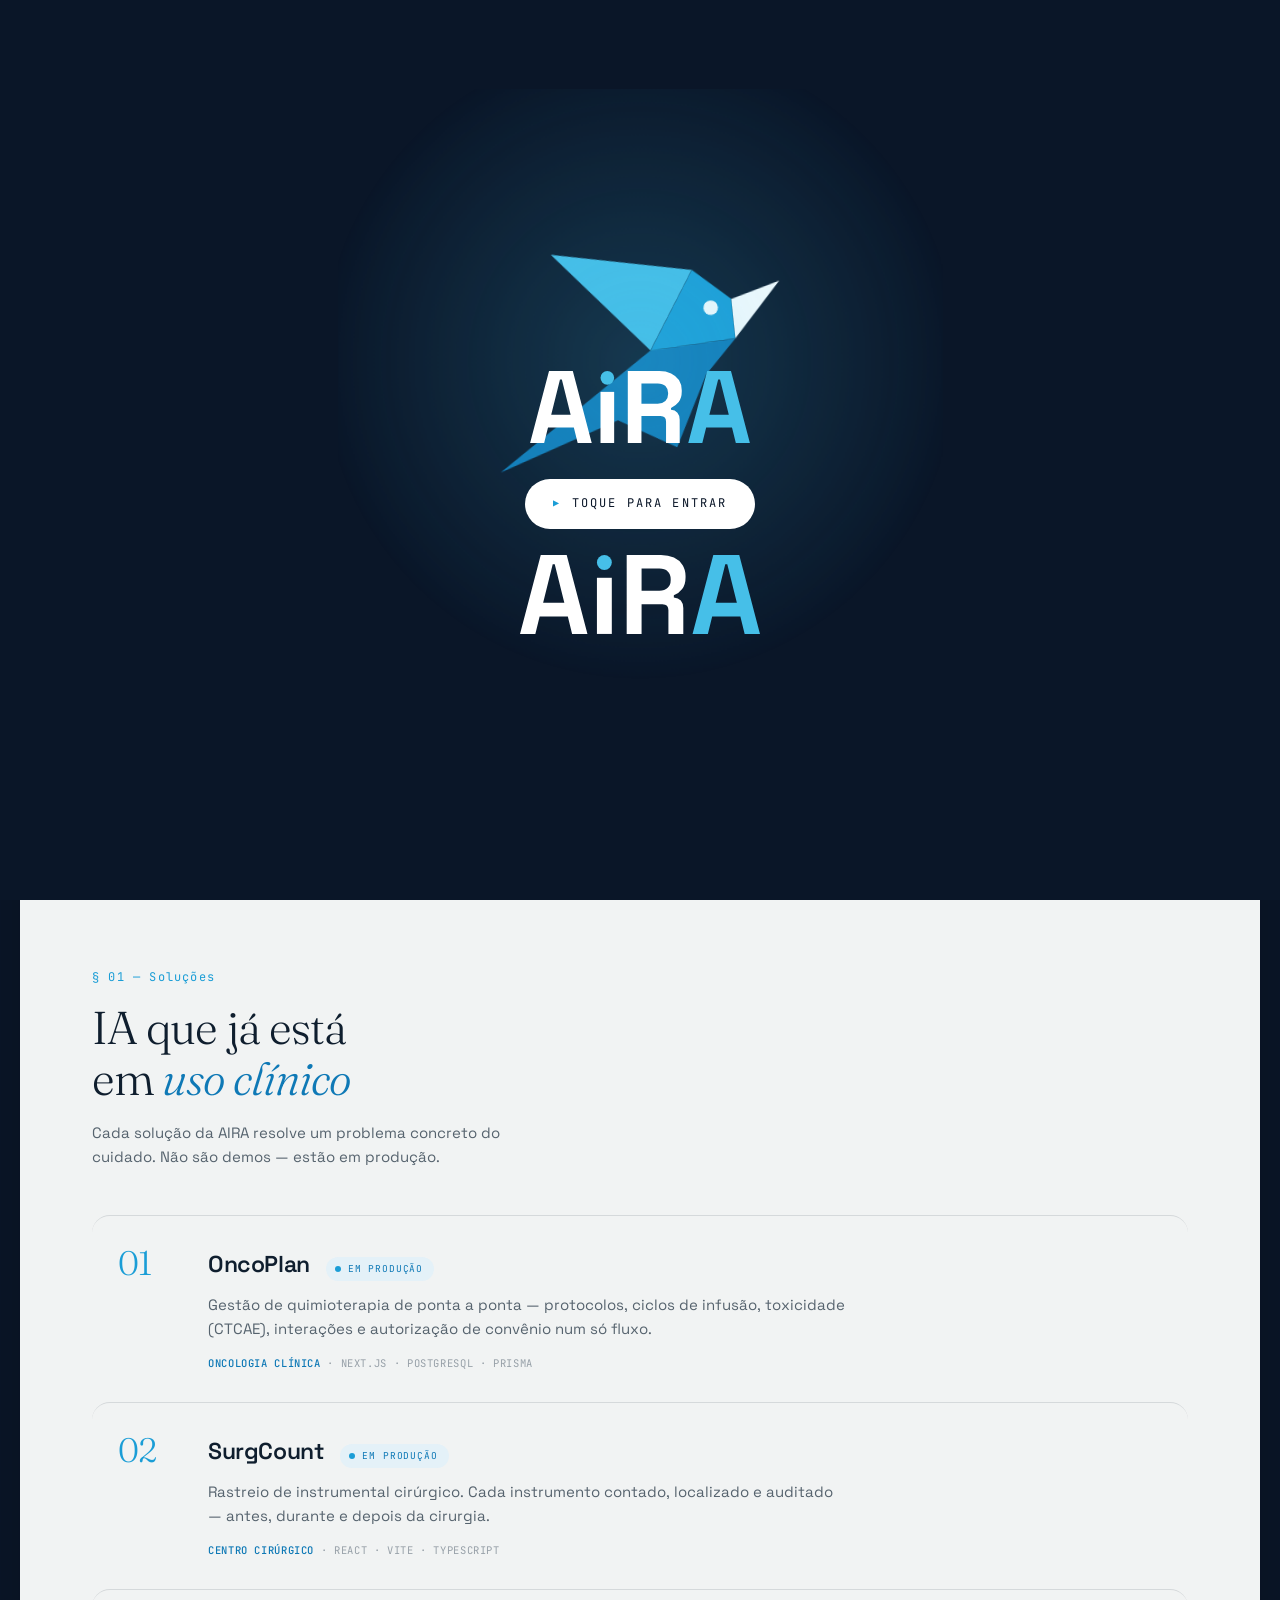
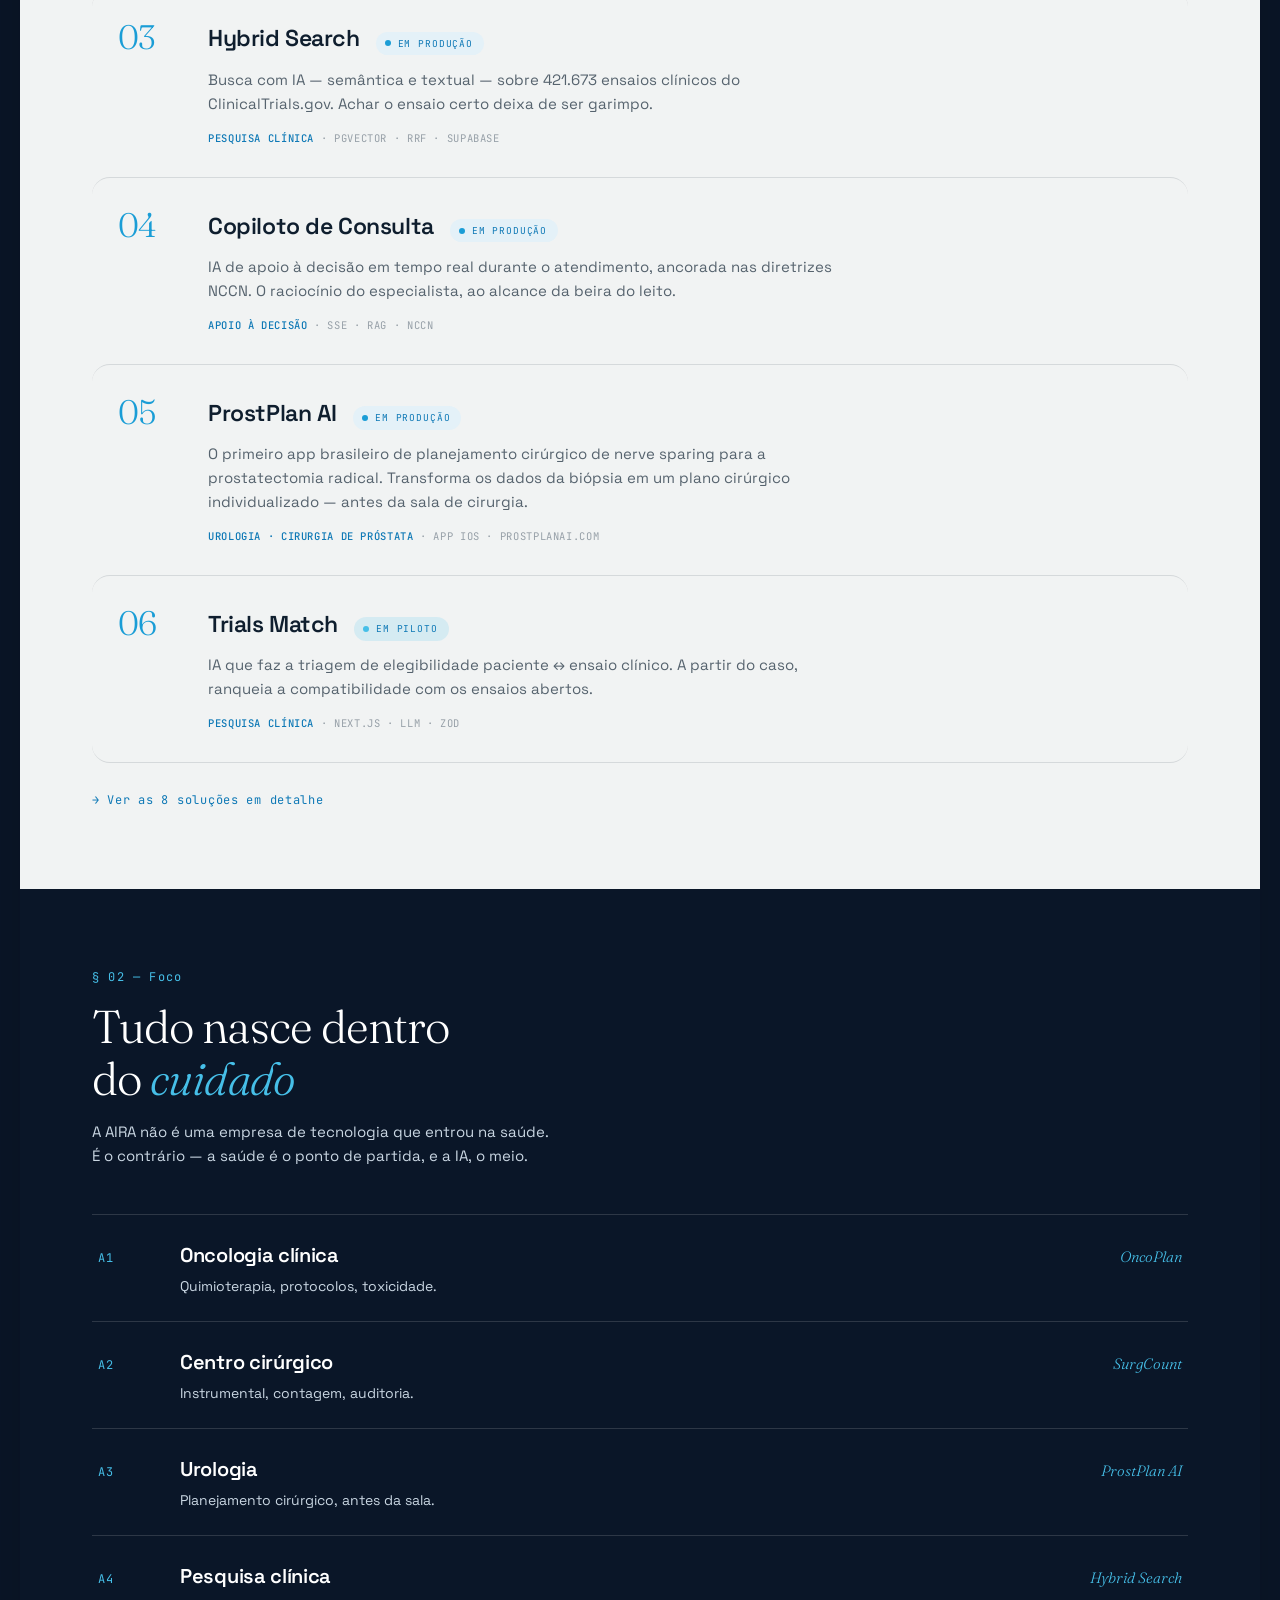
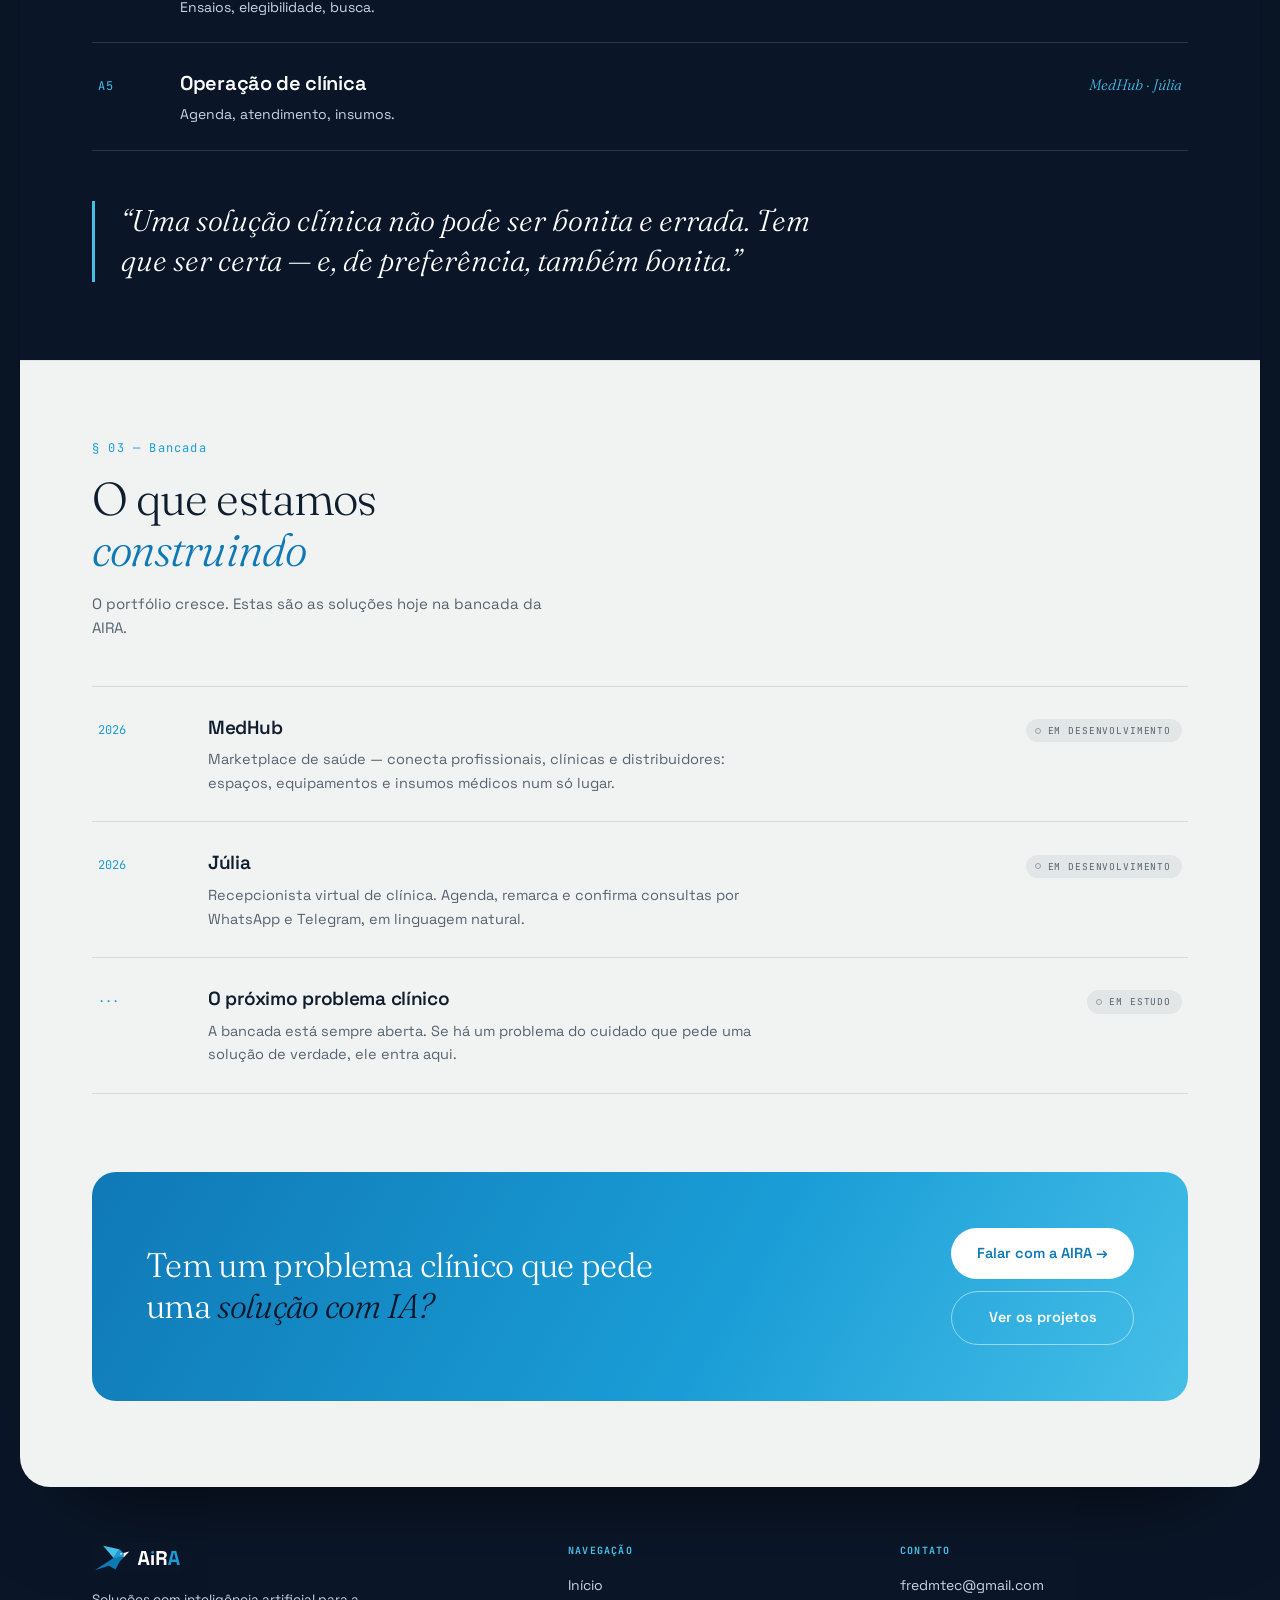
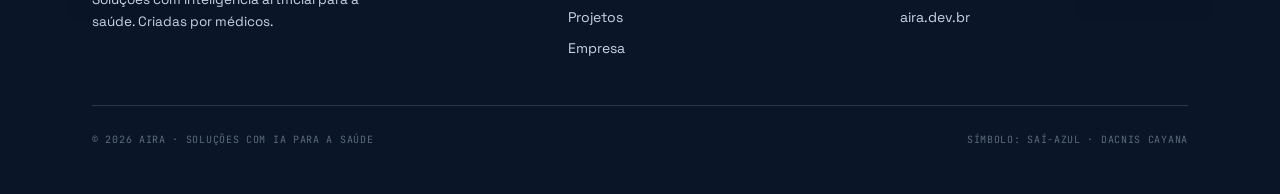
<file: index.html>
<!DOCTYPE html>
<html lang="pt-BR">
<head>
<meta charset="UTF-8">
<meta name="viewport" content="width=device-width, initial-scale=1.0">
<title>AIRA — Soluções com IA para a saúde</title>
<meta name="description" content="A AIRA cria soluções com inteligência artificial para a saúde — oncologia, cirurgia, urologia, pesquisa clínica. Criadas por médicos, em produção.">
<link rel="icon" type="image/svg+xml" href="assets/aira-favicon.svg">
<link rel="apple-touch-icon" href="assets/aira-apple-touch-180.png">
<link rel="preconnect" href="https://fonts.googleapis.com">
<link rel="preconnect" href="https://fonts.gstatic.com" crossorigin>
<link href="https://fonts.googleapis.com/css2?family=Space+Grotesk:wght@400;500;600;700&family=JetBrains+Mono:wght@400;500&family=Fraunces:ital,opsz,wght@0,9..144,300;0,9..144,400;0,9..144,500;1,9..144,300&display=swap" rel="stylesheet">
<link rel="stylesheet" href="styles.css">
<style>
/* ===== vinheta de abertura — "toque para entrar" ===== */
html.intro-lock, html.intro-lock body { overflow: hidden; }
#aira-intro{
  position:fixed; inset:0; z-index:9999; background:#0A1628;
  display:flex; align-items:center; justify-content:center;
}
#aira-intro.ai-out{ opacity:0; transition:opacity .55s ease; pointer-events:none; }

/* tela de entrada */
.ai-enter{
  position:absolute; inset:0; z-index:2;
  display:flex; flex-direction:column; align-items:center; justify-content:center;
  gap:36px; cursor:pointer; transition:opacity .45s ease;
}
#aira-intro.playing .ai-enter{ opacity:0; pointer-events:none; }
.ai-enter-word{ width:min(220px,46vmin); }
.ai-enter-btn{
  display:flex; align-items:center; gap:11px;
  font-family:'JetBrains Mono',monospace; font-size:12px; letter-spacing:.18em;
  text-transform:uppercase; color:#0A1628; background:#fff;
  padding:15px 28px; border-radius:999px;
  animation:ai-pulse 2.4s ease-in-out infinite;
}
.ai-enter-btn .tri{ font-size:10px; color:#1A9DD6; }
@keyframes ai-pulse{ 0%,100%{transform:scale(1);opacity:.9} 50%{transform:scale(1.05);opacity:1} }

/* vinheta */
.ai-stage{ position:relative; display:flex; flex-direction:column;
  align-items:center; gap:5vmin; }
.ai-glow{ position:absolute; top:34%; left:50%; width:60vmin; height:60vmin;
  transform:translate(-50%,-50%);
  background:radial-gradient(circle at 50% 45%,
    rgba(70,191,232,.30),rgba(70,191,232,.05) 62%,transparent 72%);
  animation:ai-glow 5s ease-in-out both; animation-play-state:paused; }
.ai-bird{ width:min(330px,44vmin); overflow:visible; }
.ai-word{ width:min(240px,33vmin); opacity:0;
  animation:ai-inWord 5s cubic-bezier(.2,.8,.3,1) both; animation-play-state:paused; }
.ai-pc{ transform-box:fill-box; opacity:0; }
.ai-g{ transform-box:fill-box; transform-origin:50% 62%;
  animation:ai-birdMove 5s cubic-bezier(.34,.8,.3,1) both; animation-play-state:paused; }
.ai-wingwrap{ transform-box:fill-box; transform-origin:82% 90%;
  animation:ai-flap 5s cubic-bezier(.5,0,.4,1) both; animation-play-state:paused; }
.ai-body{ animation:ai-inBody 5s cubic-bezier(.16,.84,.42,1) both; animation-play-state:paused; }
.ai-wing{ transform-box:fill-box; transform-origin:62% 72%;
  animation:ai-inWing 5s cubic-bezier(.16,.84,.42,1) both; animation-play-state:paused; }
.ai-head{ animation:ai-inHead 5s cubic-bezier(.16,.84,.42,1) both; animation-play-state:paused; }
.ai-beak{ animation:ai-inBeak 5s cubic-bezier(.2,.7,.3,1.3) both; animation-play-state:paused; }
.ai-eye{ transform-origin:50% 50%; animation:ai-inEye 5s cubic-bezier(.3,1.3,.5,1) both; animation-play-state:paused; }
#aira-intro.playing .ai-glow,
#aira-intro.playing .ai-word,
#aira-intro.playing .ai-g,
#aira-intro.playing .ai-wingwrap,
#aira-intro.playing .ai-body,
#aira-intro.playing .ai-wing,
#aira-intro.playing .ai-head,
#aira-intro.playing .ai-beak,
#aira-intro.playing .ai-eye{ animation-play-state:running; }
@keyframes ai-inBody{0%,4%{opacity:0;transform:translateY(95px)}21%,100%{opacity:1;transform:translateY(0)}}
@keyframes ai-inWing{0%,9%{opacity:0;transform:translate(-58px,-46px) rotate(-26deg)}27%,100%{opacity:1;transform:translate(0,0) rotate(0)}}
@keyframes ai-inHead{0%,17%{opacity:0;transform:translateX(66px)}33%,100%{opacity:1;transform:translateX(0)}}
@keyframes ai-inBeak{0%,26%{opacity:0;transform:translate(52px,-18px)}38%,100%{opacity:1;transform:translate(0,0)}}
@keyframes ai-inEye{0%,33%{opacity:0;transform:scale(0)}41%{opacity:1;transform:scale(1.3)}45%,100%{opacity:1;transform:scale(1)}}
@keyframes ai-birdMove{0%,43%{transform:translateY(0) rotate(0) scale(1)}47%{transform:translateY(4px) scale(1.04,.96)}51%{transform:translateY(0) scale(1)}60%{transform:translateY(0) rotate(0)}75%,100%{transform:translateY(-22px) rotate(-6deg)}}
@keyframes ai-flap{0%,49%{transform:rotate(0)}54%{transform:rotate(-30deg)}60%{transform:rotate(16deg)}65%{transform:rotate(-9deg)}70%,100%{transform:rotate(0)}}
@keyframes ai-inWord{0%,61%{opacity:0;transform:translateY(22px)}74%,100%{opacity:1;transform:translateY(0)}}
@keyframes ai-glow{0%,34%{opacity:.18;transform:translate(-50%,-50%) scale(.72)}56%{opacity:.5;transform:translate(-50%,-50%) scale(1)}74%,100%{opacity:.7;transform:translate(-50%,-50%) scale(1.12)}}
</style>
</head>
<body>

<!-- ===================== VINHETA DE ABERTURA ===================== -->
<div id="aira-intro" role="button" aria-label="Toque para entrar no site">
  <!-- tela: toque para entrar -->
  <div class="ai-enter">
    <svg class="ai-enter-word" viewBox="18 0 2128 700" aria-hidden="true">
      <g transform="translate(0 700) scale(1 -1)">
        <path d="M18 0 202 700H432L616 0H480L442 154H192L154 0ZM223 276H411L326 617H308Z" fill="#FFFFFF"/>
        <path d="M700 0H832 V498 H700 Z" fill="#FFFFFF"/>
        <path d="M964 0V700H1268Q1334 700 1383.0 677.0Q1432 654 1459.0 612.0Q1486 570 1486 513V501Q1486 438 1456.0 399.0Q1426 360 1382 342V324Q1422 322 1444.0 296.5Q1466 271 1466 229V0H1334V210Q1334 234 1321.5 249.0Q1309 264 1280 264H1096V0ZM1096 384H1254Q1301 384 1327.5 409.5Q1354 435 1354 477V487Q1354 529 1328.0 554.5Q1302 580 1254 580H1096Z" fill="#FFFFFF"/>
        <path d="M1548 0 1732 700H1962L2146 0H2010L1972 154H1722L1684 0ZM1753 276H1941L1856 617H1838Z" fill="#46BFE8"/>
        <circle cx="766" cy="634" r="66" fill="#46BFE8"/>
      </g>
    </svg>
    <div class="ai-enter-btn"><span class="tri">▶</span> toque para entrar</div>
  </div>
  <!-- a vinheta (roda após o toque, com som) -->
  <div class="ai-stage">
    <span class="ai-glow"></span>
    <svg class="ai-bird" viewBox="12 12 200 148" aria-hidden="true">
      <g class="ai-g">
        <polygon class="ai-pc ai-body" points="120,86 22,150 96,126 130,146 152,104 172,84" fill="#0F79B6"/>
        <g class="ai-wingwrap"><polygon class="ai-pc ai-wing" points="150,40 66,22 120,86" fill="#46BFE8"/></g>
        <polygon class="ai-pc ai-head" points="172,60 150,40 120,86 172,84" fill="#1A9DD6"/>
        <polygon class="ai-pc ai-beak" points="202,52 172,60 172,84" fill="#FFFFFF"/>
        <circle class="ai-pc ai-eye" cx="159" cy="64" r="4.4" fill="#FFFFFF"/>
      </g>
    </svg>
    <svg class="ai-word" viewBox="18 0 2128 700" aria-hidden="true">
      <g transform="translate(0 700) scale(1 -1)">
        <path d="M18 0 202 700H432L616 0H480L442 154H192L154 0ZM223 276H411L326 617H308Z" fill="#FFFFFF"/>
        <path d="M700 0H832 V498 H700 Z" fill="#FFFFFF"/>
        <path d="M964 0V700H1268Q1334 700 1383.0 677.0Q1432 654 1459.0 612.0Q1486 570 1486 513V501Q1486 438 1456.0 399.0Q1426 360 1382 342V324Q1422 322 1444.0 296.5Q1466 271 1466 229V0H1334V210Q1334 234 1321.5 249.0Q1309 264 1280 264H1096V0ZM1096 384H1254Q1301 384 1327.5 409.5Q1354 435 1354 477V487Q1354 529 1328.0 554.5Q1302 580 1254 580H1096Z" fill="#FFFFFF"/>
        <path d="M1548 0 1732 700H1962L2146 0H2010L1972 154H1722L1684 0ZM1753 276H1941L1856 617H1838Z" fill="#46BFE8"/>
        <circle cx="766" cy="634" r="66" fill="#46BFE8"/>
      </g>
    </svg>
  </div>
</div>

<div class="sheet">

  <!-- ===================== NAV ===================== -->
  <nav class="nav">
    <a class="nav-logo" href="index.html">
      <img src="assets/aira-lockup-horizontal.svg" alt="AIRA">
      <span class="tag">aira.dev.br</span>
    </a>
    <div class="nav-links">
      <a href="index.html" class="active">Início</a>
      <a href="projetos.html">Projetos</a>
      <a href="empresa.html">Empresa</a>
      <a class="nav-cta" href="mailto:fredmtec@gmail.com">Contato</a>
    </div>
  </nav>

  <!-- ===================== HERO ===================== -->
  <header class="hero">
    <div>
      <span class="kicker">AIRA · Soluções com IA para a saúde</span>
      <h1>Saúde, com inteligência<br><em>artificial</em>.</h1>
      <p class="lead">A AIRA cria soluções com inteligência artificial para a
        saúde. Somos médicos que constroem — e cada solução vai para
        <b>produção</b>, para o cuidado real.
        <span class="serif-it">Nada de slide.</span></p>
      <div class="figs">
        <div class="fig-i"><span class="fv">08</span><span class="fl">Soluções</span></div>
        <div class="fig-i"><span class="fv">05</span><span class="fl">Em produção</span></div>
        <div class="fig-i"><span class="fv">421<u>k</u></span><span class="fl">Ensaios indexados</span></div>
        <div class="fig-i"><span class="fv">05</span><span class="fl">Áreas clínicas</span></div>
      </div>
    </div>
    <div class="hero-fig">
      <span class="orb"></span>
      <img class="bird" src="assets/aira-symbol.svg" alt="Símbolo AIRA — saí-azul">
    </div>
  </header>

  <!-- ===================== § 01 — SOLUÇÕES ===================== -->
  <section class="section">
    <div class="wrap">
      <div class="shead">
        <span class="ref">§ 01 — Soluções</span>
        <h2>IA que já está<br>em <em>uso clínico</em></h2>
        <p class="desc">Cada solução da AIRA resolve um problema concreto do
          cuidado. Não são demos — estão em produção.</p>
      </div>

      <div class="projlist">
        <a class="proj" href="projetos.html">
          <span class="proj-n">01</span>
          <div>
            <div class="proj-head"><h3>OncoPlan</h3>
              <span class="status prod"><span class="dot"></span>Em produção</span></div>
            <p>Gestão de quimioterapia de ponta a ponta — protocolos, ciclos de
              infusão, toxicidade (CTCAE), interações e autorização de convênio
              num só fluxo.</p>
            <div class="proj-tags"><b>Oncologia clínica</b> · Next.js · PostgreSQL · Prisma</div>
          </div>
        </a>
        <a class="proj" href="projetos.html">
          <span class="proj-n">02</span>
          <div>
            <div class="proj-head"><h3>SurgCount</h3>
              <span class="status prod"><span class="dot"></span>Em produção</span></div>
            <p>Rastreio de instrumental cirúrgico. Cada instrumento contado,
              localizado e auditado — antes, durante e depois da cirurgia.</p>
            <div class="proj-tags"><b>Centro cirúrgico</b> · React · Vite · TypeScript</div>
          </div>
        </a>
        <a class="proj" href="projetos.html">
          <span class="proj-n">03</span>
          <div>
            <div class="proj-head"><h3>Hybrid Search</h3>
              <span class="status prod"><span class="dot"></span>Em produção</span></div>
            <p>Busca com IA — semântica e textual — sobre 421.673 ensaios
              clínicos do ClinicalTrials.gov. Achar o ensaio certo deixa de
              ser garimpo.</p>
            <div class="proj-tags"><b>Pesquisa clínica</b> · pgvector · RRF · Supabase</div>
          </div>
        </a>
        <a class="proj" href="projetos.html">
          <span class="proj-n">04</span>
          <div>
            <div class="proj-head"><h3>Copiloto de Consulta</h3>
              <span class="status prod"><span class="dot"></span>Em produção</span></div>
            <p>IA de apoio à decisão em tempo real durante o atendimento,
              ancorada nas diretrizes NCCN. O raciocínio do especialista,
              ao alcance da beira do leito.</p>
            <div class="proj-tags"><b>Apoio à decisão</b> · SSE · RAG · NCCN</div>
          </div>
        </a>
        <a class="proj" href="projetos.html">
          <span class="proj-n">05</span>
          <div>
            <div class="proj-head"><h3>ProstPlan AI</h3>
              <span class="status prod"><span class="dot"></span>Em produção</span></div>
            <p>O primeiro app brasileiro de planejamento cirúrgico de
              <span class="serif-it">nerve sparing</span> para a prostatectomia
              radical. Transforma os dados da biópsia em um plano cirúrgico
              individualizado — antes da sala de cirurgia.</p>
            <div class="proj-tags"><b>Urologia · cirurgia de próstata</b> · App iOS · prostplanai.com</div>
          </div>
        </a>
        <a class="proj" href="projetos.html">
          <span class="proj-n">06</span>
          <div>
            <div class="proj-head"><h3>Trials Match</h3>
              <span class="status pilot"><span class="dot"></span>Em piloto</span></div>
            <p>IA que faz a triagem de elegibilidade paciente ↔ ensaio clínico.
              A partir do caso, ranqueia a compatibilidade com os ensaios
              abertos.</p>
            <div class="proj-tags"><b>Pesquisa clínica</b> · Next.js · LLM · Zod</div>
          </div>
        </a>
      </div>

      <p style="margin-top:28px;font-family:var(--mono);font-size:12px;letter-spacing:.06em">
        <a href="projetos.html" style="color:var(--blue-deep)">→ Ver as 8 soluções em detalhe</a>
      </p>
    </div>
  </section>

  <!-- ===================== § 02 — SAÚDE (faixa em cor) ===================== -->
  <section class="section band-navy">
    <div class="wrap">
      <div class="shead">
        <span class="ref">§ 02 — Foco</span>
        <h2>Tudo nasce dentro<br>do <em>cuidado</em></h2>
        <p class="desc">A AIRA não é uma empresa de tecnologia que entrou na
          saúde. É o contrário — a saúde é o ponto de partida, e a IA,
          o meio.</p>
      </div>

      <div class="domains">
        <div class="domain"><span class="dn">A1</span>
          <div><div class="dt">Oncologia clínica</div>
            <div class="dd">Quimioterapia, protocolos, toxicidade.</div></div>
          <span class="dx">OncoPlan</span></div>
        <div class="domain"><span class="dn">A2</span>
          <div><div class="dt">Centro cirúrgico</div>
            <div class="dd">Instrumental, contagem, auditoria.</div></div>
          <span class="dx">SurgCount</span></div>
        <div class="domain"><span class="dn">A3</span>
          <div><div class="dt">Urologia</div>
            <div class="dd">Planejamento cirúrgico, antes da sala.</div></div>
          <span class="dx">ProstPlan AI</span></div>
        <div class="domain"><span class="dn">A4</span>
          <div><div class="dt">Pesquisa clínica</div>
            <div class="dd">Ensaios, elegibilidade, busca.</div></div>
          <span class="dx">Hybrid Search</span></div>
        <div class="domain"><span class="dn">A5</span>
          <div><div class="dt">Operação de clínica</div>
            <div class="dd">Agenda, atendimento, insumos.</div></div>
          <span class="dx">MedHub · Júlia</span></div>
      </div>

      <p class="pull">“Uma solução clínica não pode ser bonita e errada.
        Tem que ser certa — e, de preferência, também bonita.”</p>
    </div>
  </section>

  <!-- ===================== § 03 — EM CONSTRUÇÃO ===================== -->
  <section class="section">
    <div class="wrap">
      <div class="shead">
        <span class="ref">§ 03 — Bancada</span>
        <h2>O que estamos<br><em>construindo</em></h2>
        <p class="desc">O portfólio cresce. Estas são as soluções hoje
          na bancada da AIRA.</p>
      </div>

      <div class="build">
        <div class="brow">
          <span class="yr">2026</span>
          <div class="bd"><h4>MedHub</h4>
            <p>Marketplace de saúde — conecta profissionais, clínicas e
              distribuidores: espaços, equipamentos e insumos médicos num
              só lugar.</p></div>
          <span class="status dev"><span class="dot"></span>Em desenvolvimento</span>
        </div>
        <div class="brow">
          <span class="yr">2026</span>
          <div class="bd"><h4>Júlia</h4>
            <p>Recepcionista virtual de clínica. Agenda, remarca e confirma
              consultas por WhatsApp e Telegram, em linguagem natural.</p></div>
          <span class="status dev"><span class="dot"></span>Em desenvolvimento</span>
        </div>
        <div class="brow">
          <span class="yr">···</span>
          <div class="bd"><h4>O próximo problema clínico</h4>
            <p>A bancada está sempre aberta. Se há um problema do cuidado que
              pede uma solução de verdade, ele entra aqui.</p></div>
          <span class="status dev"><span class="dot"></span>Em estudo</span>
        </div>
      </div>
    </div>
  </section>

  <!-- ===================== CTA ===================== -->
  <div class="cta">
    <h3>Tem um problema clínico que pede uma
      <em>solução com IA?</em></h3>
    <div class="cta-act">
      <a class="btn btn-solid" href="mailto:fredmtec@gmail.com">Falar com a AIRA →</a>
      <a class="btn btn-ghost" href="projetos.html">Ver os projetos</a>
    </div>
  </div>

</div><!-- /sheet -->

<!-- ===================== RODAPÉ (moldura navy) ===================== -->
<footer class="footer">
  <div class="footer-top">
    <div class="footer-brand">
      <img src="assets/aira-lockup-horizontal-dark.svg" alt="AIRA">
      <p>Soluções com inteligência artificial para a saúde.
        Criadas por médicos.</p>
    </div>
    <div class="footer-col">
      <h5>Navegação</h5>
      <a href="index.html">Início</a>
      <a href="projetos.html">Projetos</a>
      <a href="empresa.html">Empresa</a>
    </div>
    <div class="footer-col">
      <h5>Contato</h5>
      <a href="mailto:fredmtec@gmail.com">fredmtec@gmail.com</a>
      <span>aira.dev.br</span>
    </div>
  </div>
  <div class="footer-base">
    <span>© 2026 AIRA · Soluções com IA para a saúde</span>
    <span>Símbolo: saí-azul · Dacnis cayana</span>
  </div>
</footer>

<script>
(function () {
  var intro = document.getElementById('aira-intro');
  if (!intro) return;
  document.documentElement.classList.add('intro-lock');

  /* pré-carrega e decodifica o áudio (não precisa de gesto p/ decodificar) */
  var AC = window.AudioContext || window.webkitAudioContext;
  var ctx = null, buffer = null;
  if (AC) {
    try {
      ctx = new AC();
      fetch('aira-intro.mp3')
        .then(function (r) { return r.arrayBuffer(); })
        .then(function (ab) { return ctx.decodeAudioData(ab); })
        .then(function (buf) { buffer = buf; })
        .catch(function () {});
    } catch (e) { ctx = null; }
  }

  var started = false;
  function enter() {
    if (started) return;
    started = true;
    /* áudio — dentro do gesto do toque */
    if (ctx) {
      try { if (ctx.state === 'suspended') ctx.resume(); } catch (e) {}
      try {
        var u = ctx.createBufferSource();
        u.buffer = ctx.createBuffer(1, 1, 22050);
        u.connect(ctx.destination); u.start(0);
      } catch (e) {}
      var play = function () {
        try {
          var s = ctx.createBufferSource();
          s.buffer = buffer; s.connect(ctx.destination); s.start(0);
        } catch (e) {}
      };
      if (buffer) play();
      else {
        var tries = 0;
        var iv = setInterval(function () {
          if (buffer) { clearInterval(iv); play(); }
          else if (++tries > 25) clearInterval(iv);
        }, 80);
      }
    }
    /* visual — começa junto com o som */
    intro.classList.add('playing');
    setTimeout(dismiss, 5300);
  }
  function dismiss() {
    intro.classList.add('ai-out');
    document.documentElement.classList.remove('intro-lock');
    setTimeout(function () {
      if (intro.parentNode) intro.parentNode.removeChild(intro);
    }, 600);
  }
  intro.addEventListener('click', enter);
})();
</script>

</body>
</html>
</file>
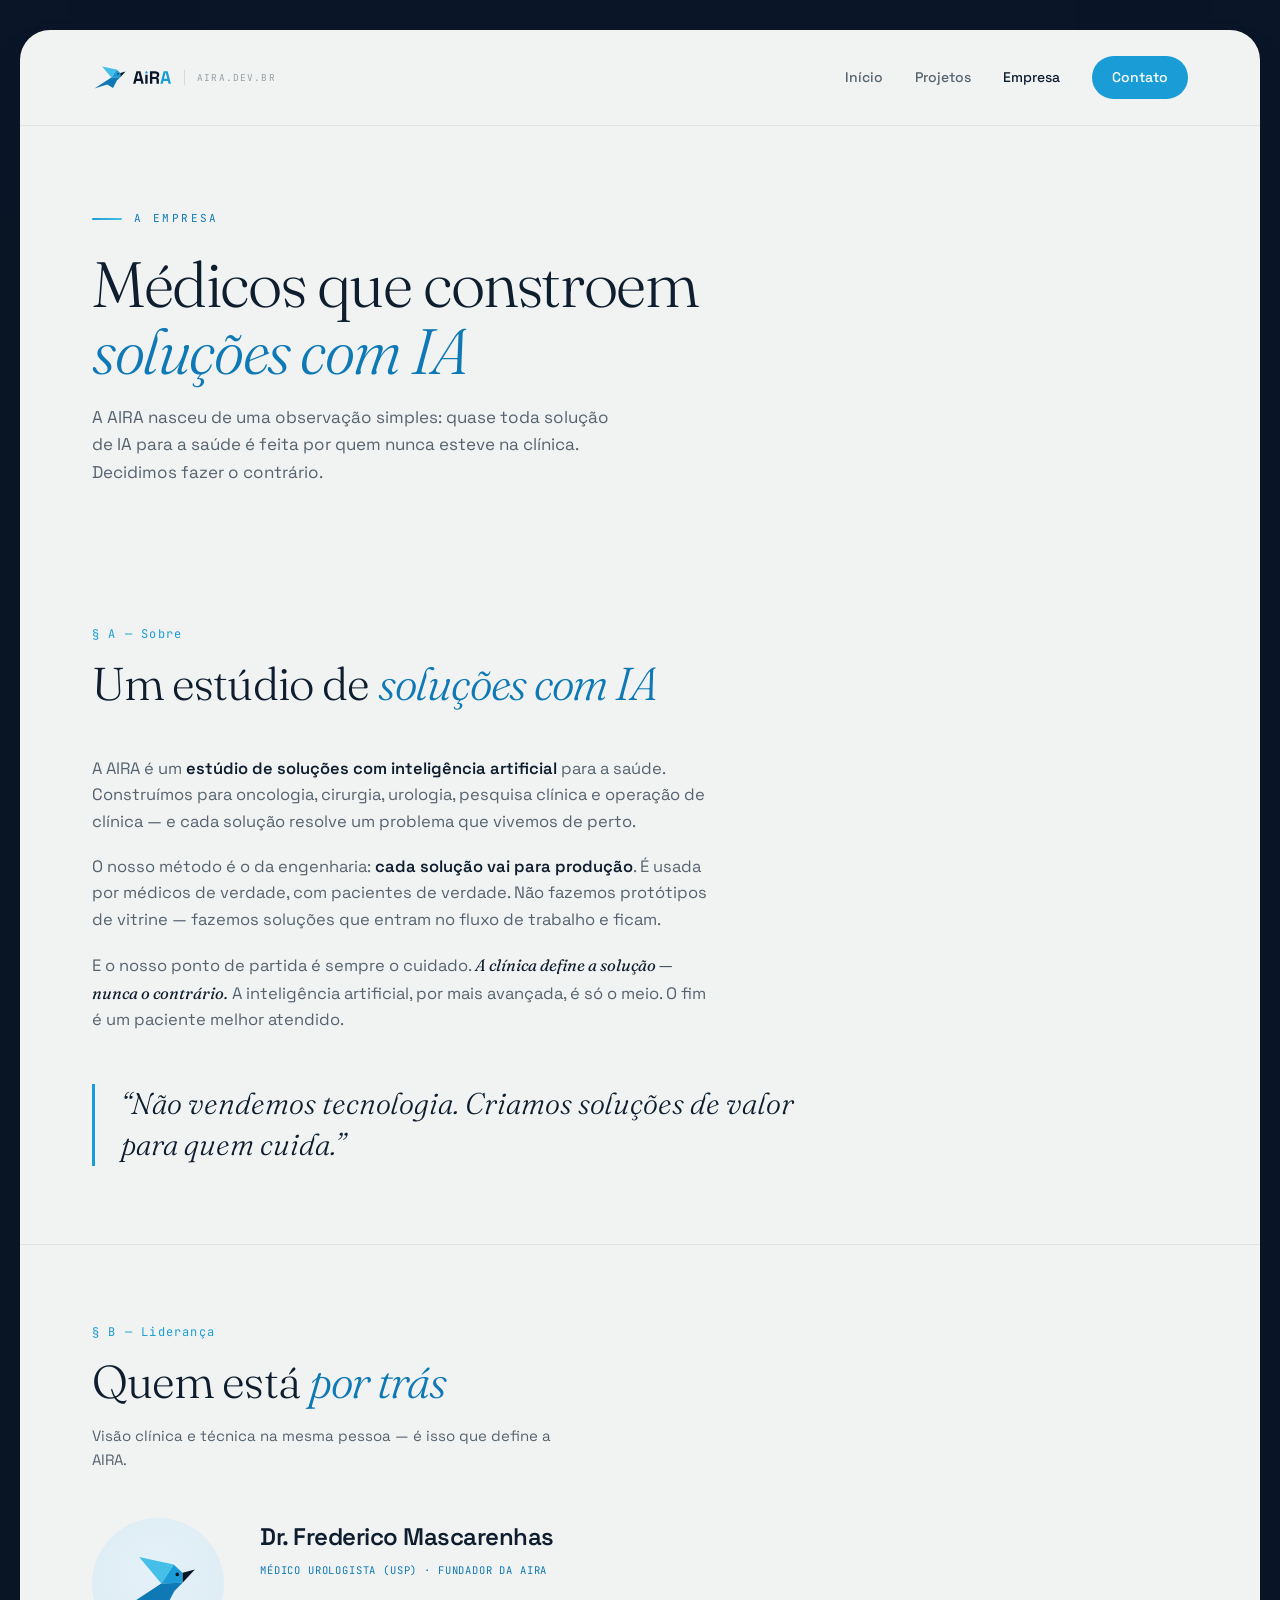
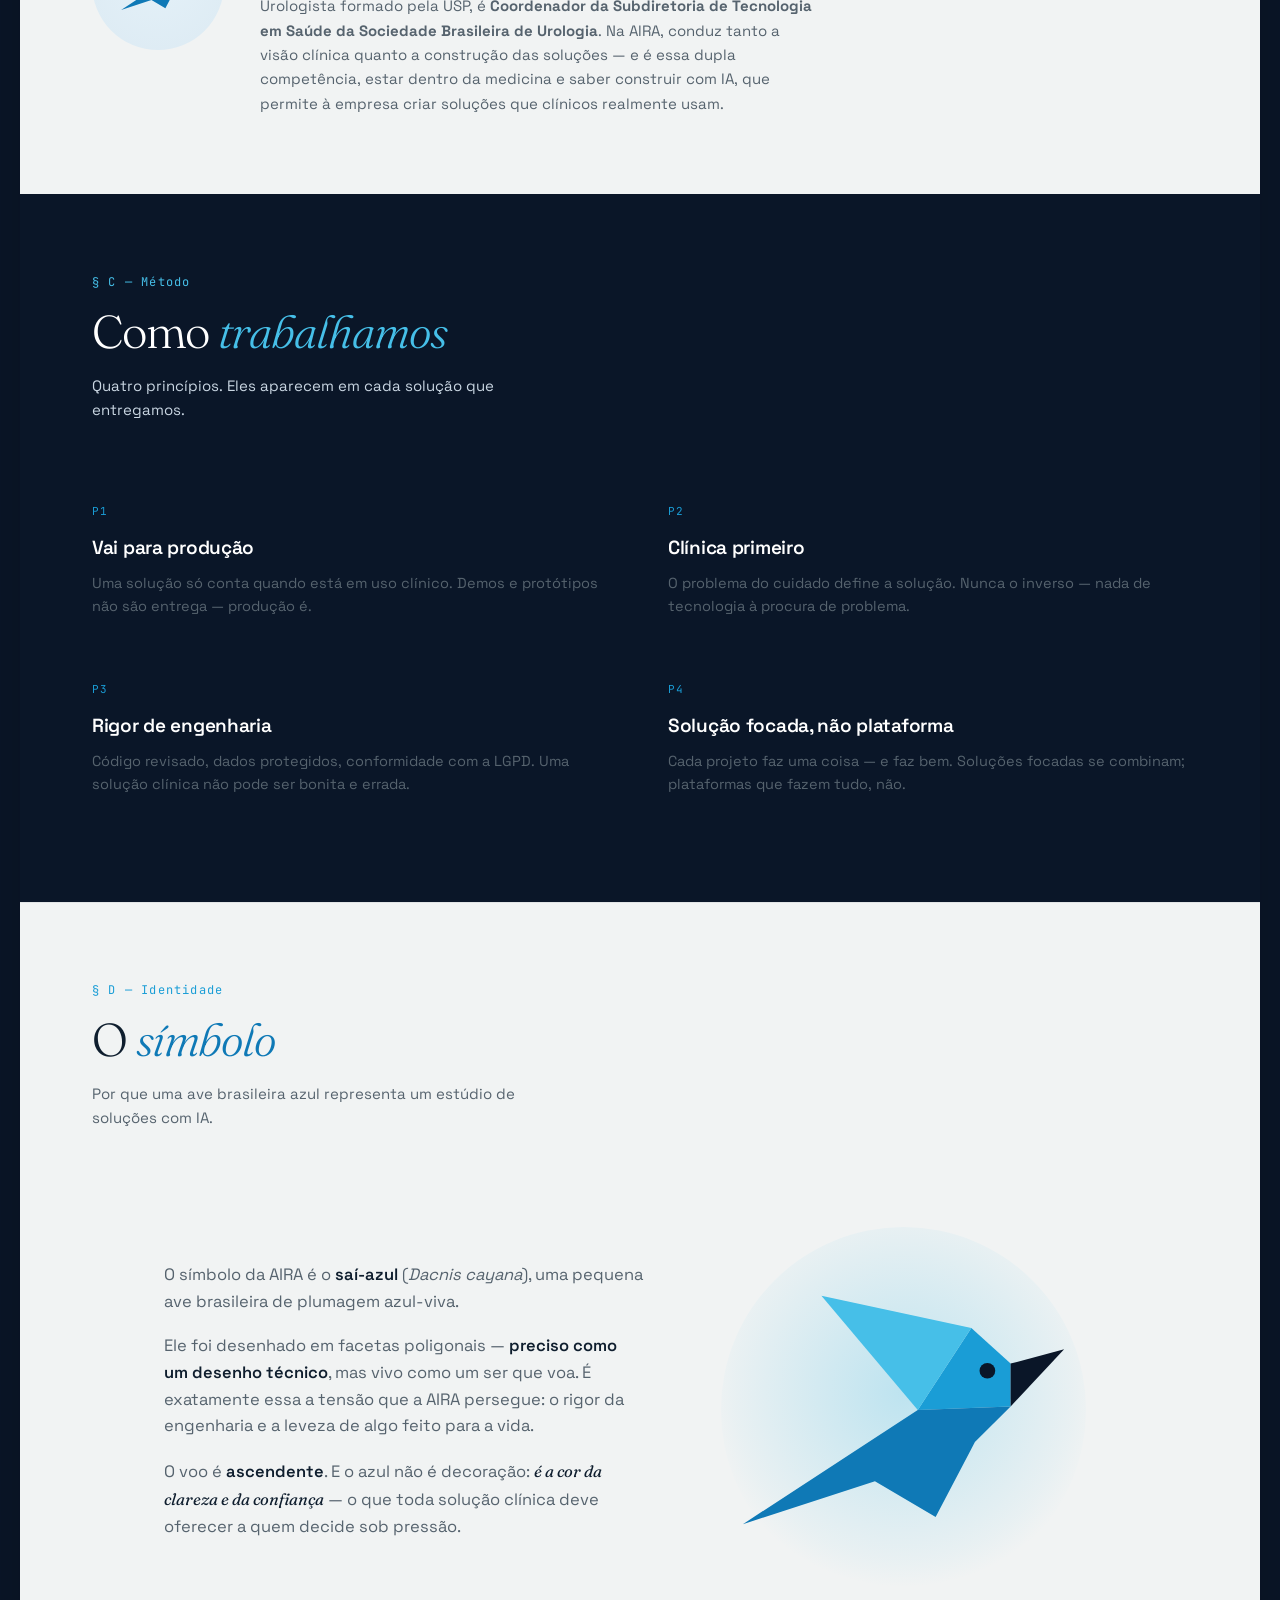
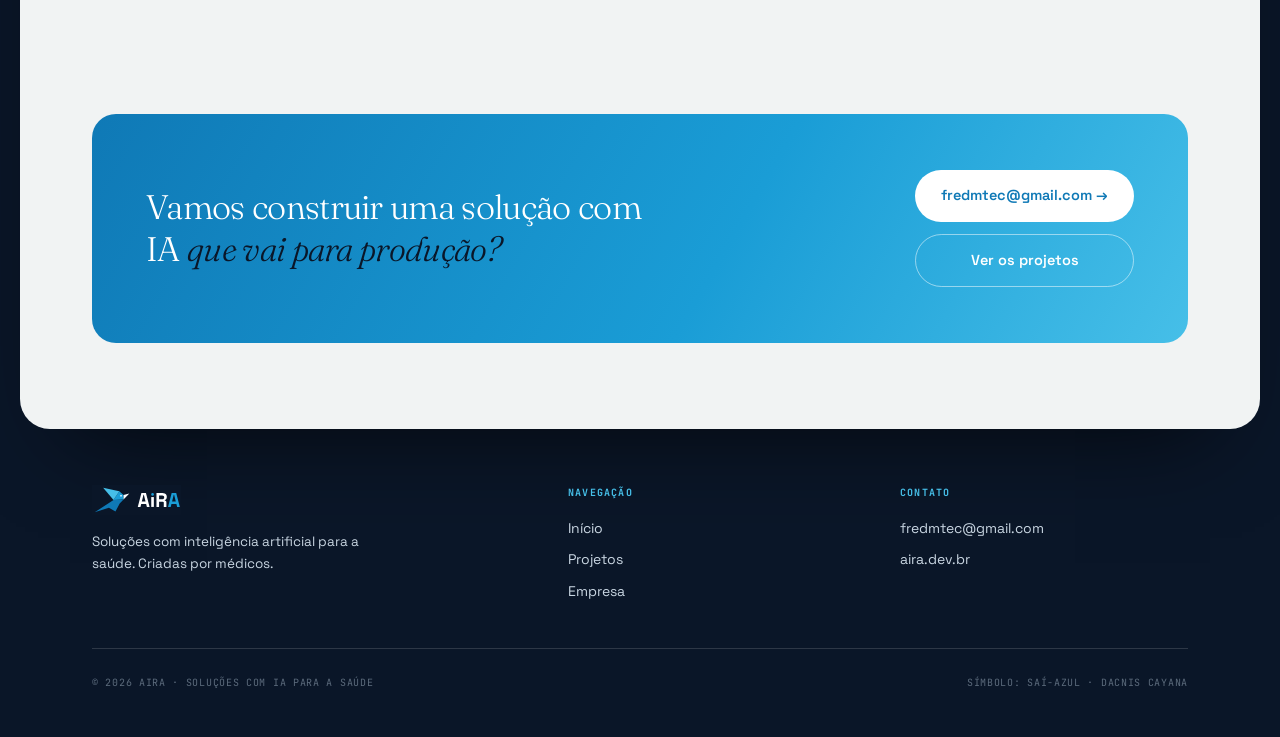
<file: empresa.html>
<!DOCTYPE html>
<html lang="pt-BR">
<head>
<meta charset="UTF-8">
<meta name="viewport" content="width=device-width, initial-scale=1.0">
<title>Empresa — AIRA</title>
<meta name="description" content="A AIRA é um estúdio de soluções com IA para a saúde, fundado por médicos. Conheça a história, os princípios e o símbolo saí-azul.">
<link rel="icon" type="image/svg+xml" href="assets/aira-favicon.svg">
<link rel="apple-touch-icon" href="assets/aira-apple-touch-180.png">
<link rel="preconnect" href="https://fonts.googleapis.com">
<link rel="preconnect" href="https://fonts.gstatic.com" crossorigin>
<link href="https://fonts.googleapis.com/css2?family=Space+Grotesk:wght@400;500;600;700&family=JetBrains+Mono:wght@400;500&family=Fraunces:ital,opsz,wght@0,9..144,300;0,9..144,400;0,9..144,500;1,9..144,300&display=swap" rel="stylesheet">
<link rel="stylesheet" href="styles.css">
</head>
<body>

<div class="sheet">

  <!-- ===================== NAV ===================== -->
  <nav class="nav">
    <a class="nav-logo" href="index.html">
      <img src="assets/aira-lockup-horizontal.svg" alt="AIRA">
      <span class="tag">aira.dev.br</span>
    </a>
    <div class="nav-links">
      <a href="index.html">Início</a>
      <a href="projetos.html">Projetos</a>
      <a href="empresa.html" class="active">Empresa</a>
      <a class="nav-cta" href="mailto:fredmtec@gmail.com">Contato</a>
    </div>
  </nav>

  <!-- ===================== PAGE HEAD ===================== -->
  <header class="phead">
    <span class="kicker">A empresa</span>
    <h1>Médicos que constroem<br><em>soluções com IA</em></h1>
    <p class="lead">A AIRA nasceu de uma observação simples: quase toda
      solução de IA para a saúde é feita por quem nunca esteve na clínica.
      Decidimos fazer o contrário.</p>
  </header>

  <!-- ===================== § A — O QUE É ===================== -->
  <section class="section">
    <div class="wrap">
      <div class="shead">
        <span class="ref">§ A — Sobre</span>
        <h2>Um estúdio de <em>soluções com IA</em></h2>
      </div>
      <div class="prose">
        <p>A AIRA é um <b>estúdio de soluções com inteligência artificial</b>
          para a saúde. Construímos para oncologia, cirurgia, urologia,
          pesquisa clínica e operação de clínica — e cada solução resolve um
          problema que vivemos de perto.</p>
        <p>O nosso método é o da engenharia: <b>cada solução vai para
          produção</b>. É usada por médicos de verdade, com pacientes de
          verdade. Não fazemos protótipos de vitrine — fazemos soluções
          que entram no fluxo de trabalho e ficam.</p>
        <p>E o nosso ponto de partida é sempre o cuidado.
          <span class="serif-it">A clínica define a solução — nunca o
          contrário.</span> A inteligência artificial, por mais avançada, é
          só o meio. O fim é um paciente melhor atendido.</p>
      </div>
      <p class="pull">“Não vendemos tecnologia. Criamos soluções de valor
        para quem cuida.”</p>
    </div>
  </section>

  <!-- ===================== § B — FUNDADOR ===================== -->
  <section class="section">
    <div class="wrap">
      <div class="shead">
        <span class="ref">§ B — Liderança</span>
        <h2>Quem está <em>por trás</em></h2>
        <p class="desc">Visão clínica e técnica na mesma pessoa — é isso
          que define a AIRA.</p>
      </div>
      <div class="founder">
        <div class="disc"><img src="assets/aira-symbol.svg" alt="AIRA"></div>
        <div>
          <div class="name">Dr. Frederico Mascarenhas</div>
          <div class="role">Médico urologista (USP) · Fundador da AIRA</div>
          <p>Urologista formado pela USP, é <b>Coordenador da Subdiretoria de
            Tecnologia em Saúde da Sociedade Brasileira de Urologia</b>. Na
            AIRA, conduz tanto a visão clínica quanto a construção das
            soluções — e é essa dupla competência, estar dentro da medicina
            e saber construir com IA, que permite à empresa criar soluções
            que clínicos realmente usam.</p>
        </div>
      </div>
    </div>
  </section>

  <!-- ===================== § C — PRINCÍPIOS ===================== -->
  <section class="section band-navy">
    <div class="wrap">
      <div class="shead">
        <span class="ref">§ C — Método</span>
        <h2>Como <em>trabalhamos</em></h2>
        <p class="desc">Quatro princípios. Eles aparecem em cada solução
          que entregamos.</p>
      </div>
      <div class="princ">
        <div class="pr">
          <span class="pn">P1</span>
          <h4>Vai para produção</h4>
          <p>Uma solução só conta quando está em uso clínico. Demos e
            protótipos não são entrega — produção é.</p>
        </div>
        <div class="pr">
          <span class="pn">P2</span>
          <h4>Clínica primeiro</h4>
          <p>O problema do cuidado define a solução. Nunca o inverso —
            nada de tecnologia à procura de problema.</p>
        </div>
        <div class="pr">
          <span class="pn">P3</span>
          <h4>Rigor de engenharia</h4>
          <p>Código revisado, dados protegidos, conformidade com a LGPD.
            Uma solução clínica não pode ser bonita e errada.</p>
        </div>
        <div class="pr">
          <span class="pn">P4</span>
          <h4>Solução focada, não plataforma</h4>
          <p>Cada projeto faz uma coisa — e faz bem. Soluções focadas se
            combinam; plataformas que fazem tudo, não.</p>
        </div>
      </div>
    </div>
  </section>

  <!-- ===================== § D — O SÍMBOLO ===================== -->
  <section class="section">
    <div class="wrap">
      <div class="shead">
        <span class="ref">§ D — Identidade</span>
        <h2>O <em>símbolo</em></h2>
        <p class="desc">Por que uma ave brasileira azul representa um estúdio
          de soluções com IA.</p>
      </div>
      <div class="hero">
        <div class="prose" style="max-width:none">
          <p>O símbolo da AIRA é o <b>saí-azul</b> (<i>Dacnis cayana</i>),
            uma pequena ave brasileira de plumagem azul-viva.</p>
          <p>Ele foi desenhado em facetas poligonais — <b>preciso como um
            desenho técnico</b>, mas vivo como um ser que voa. É exatamente
            essa a tensão que a AIRA persegue: o rigor da engenharia e a
            leveza de algo feito para a vida.</p>
          <p>O voo é <b>ascendente</b>. E o azul não é decoração:
            <span class="serif-it">é a cor da clareza e da confiança</span> —
            o que toda solução clínica deve oferecer a quem decide sob
            pressão.</p>
        </div>
        <div class="hero-fig">
          <span class="orb"></span>
          <img class="bird" src="assets/aira-symbol.svg" alt="Símbolo AIRA — saí-azul">
        </div>
      </div>
    </div>
  </section>

  <!-- ===================== CTA ===================== -->
  <div class="cta">
    <h3>Vamos construir uma solução com IA
      <em>que vai para produção?</em></h3>
    <div class="cta-act">
      <a class="btn btn-solid" href="mailto:fredmtec@gmail.com">fredmtec@gmail.com →</a>
      <a class="btn btn-ghost" href="projetos.html">Ver os projetos</a>
    </div>
  </div>

</div><!-- /sheet -->

<!-- ===================== RODAPÉ ===================== -->
<footer class="footer">
  <div class="footer-top">
    <div class="footer-brand">
      <img src="assets/aira-lockup-horizontal-dark.svg" alt="AIRA">
      <p>Soluções com inteligência artificial para a saúde.
        Criadas por médicos.</p>
    </div>
    <div class="footer-col">
      <h5>Navegação</h5>
      <a href="index.html">Início</a>
      <a href="projetos.html">Projetos</a>
      <a href="empresa.html">Empresa</a>
    </div>
    <div class="footer-col">
      <h5>Contato</h5>
      <a href="mailto:fredmtec@gmail.com">fredmtec@gmail.com</a>
      <span>aira.dev.br</span>
    </div>
  </div>
  <div class="footer-base">
    <span>© 2026 AIRA · Soluções com IA para a saúde</span>
    <span>Símbolo: saí-azul · Dacnis cayana</span>
  </div>
</footer>

</body>
</html>
</file>
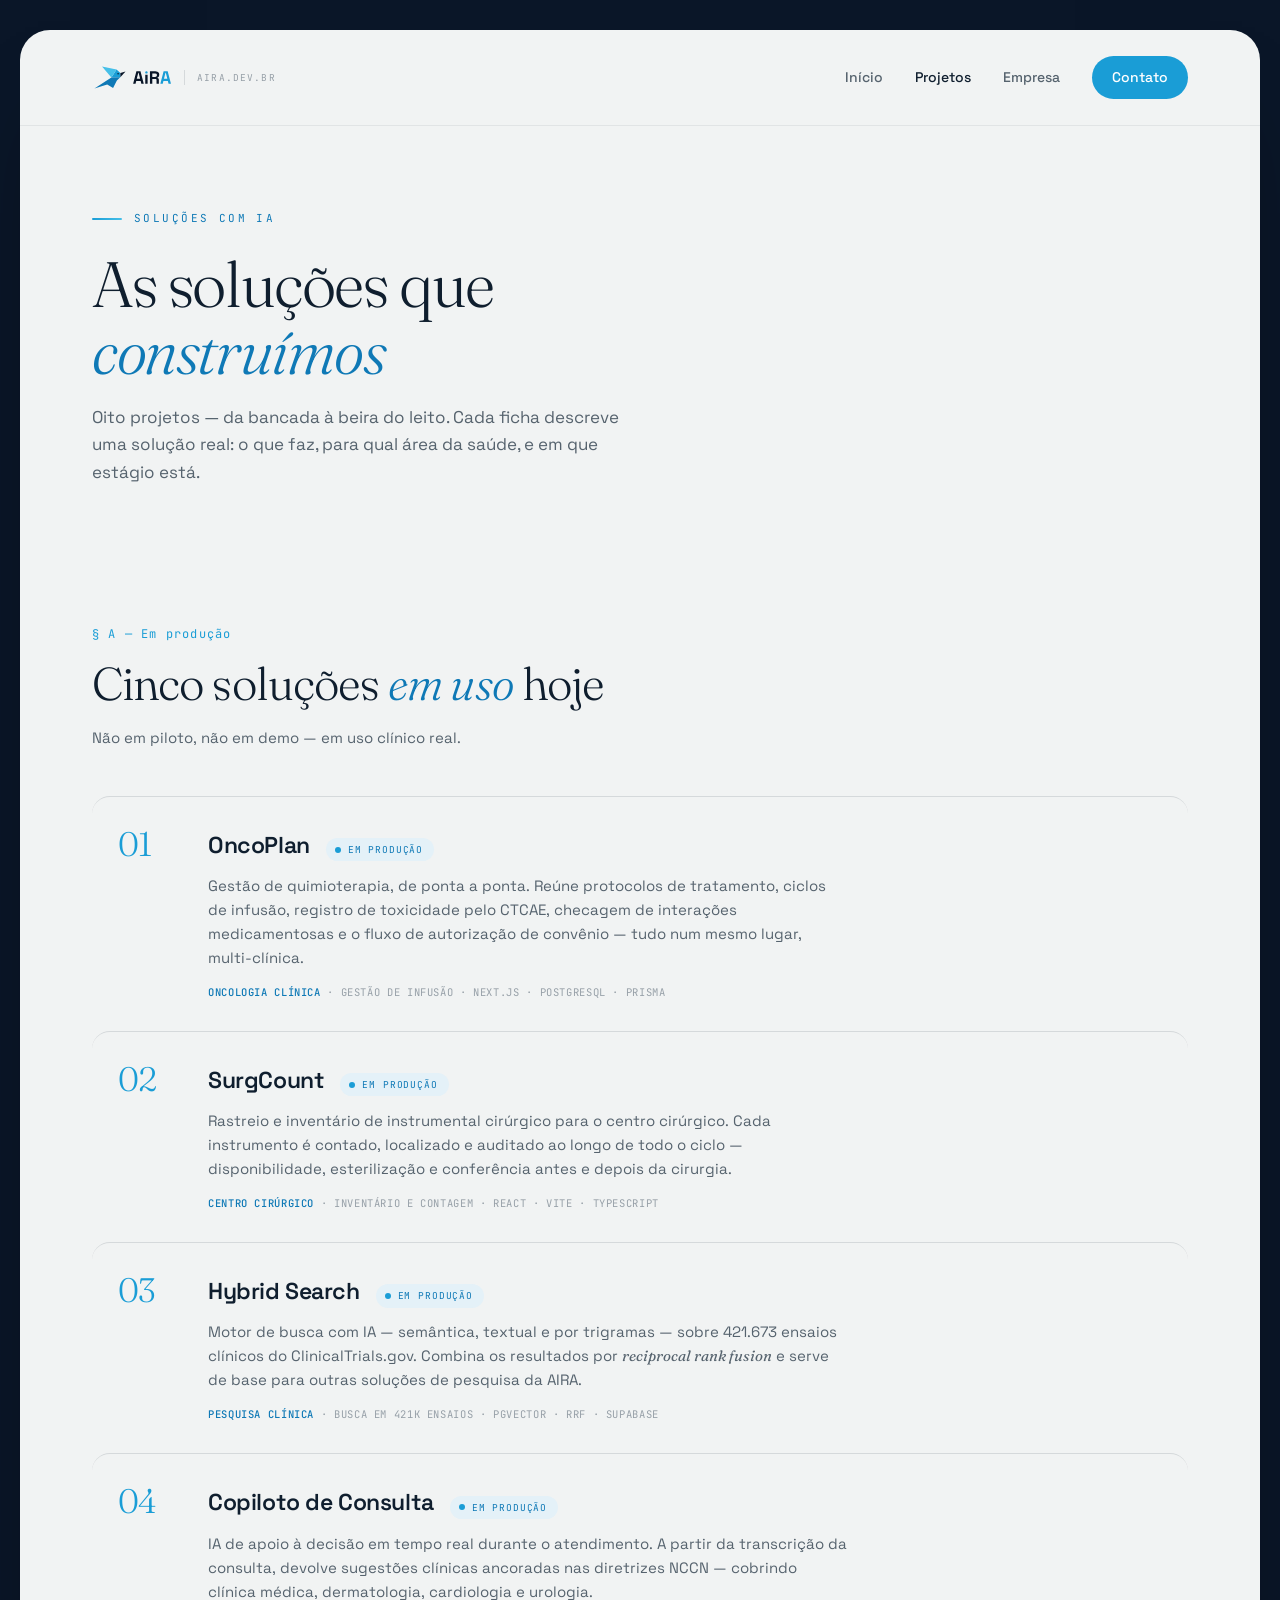
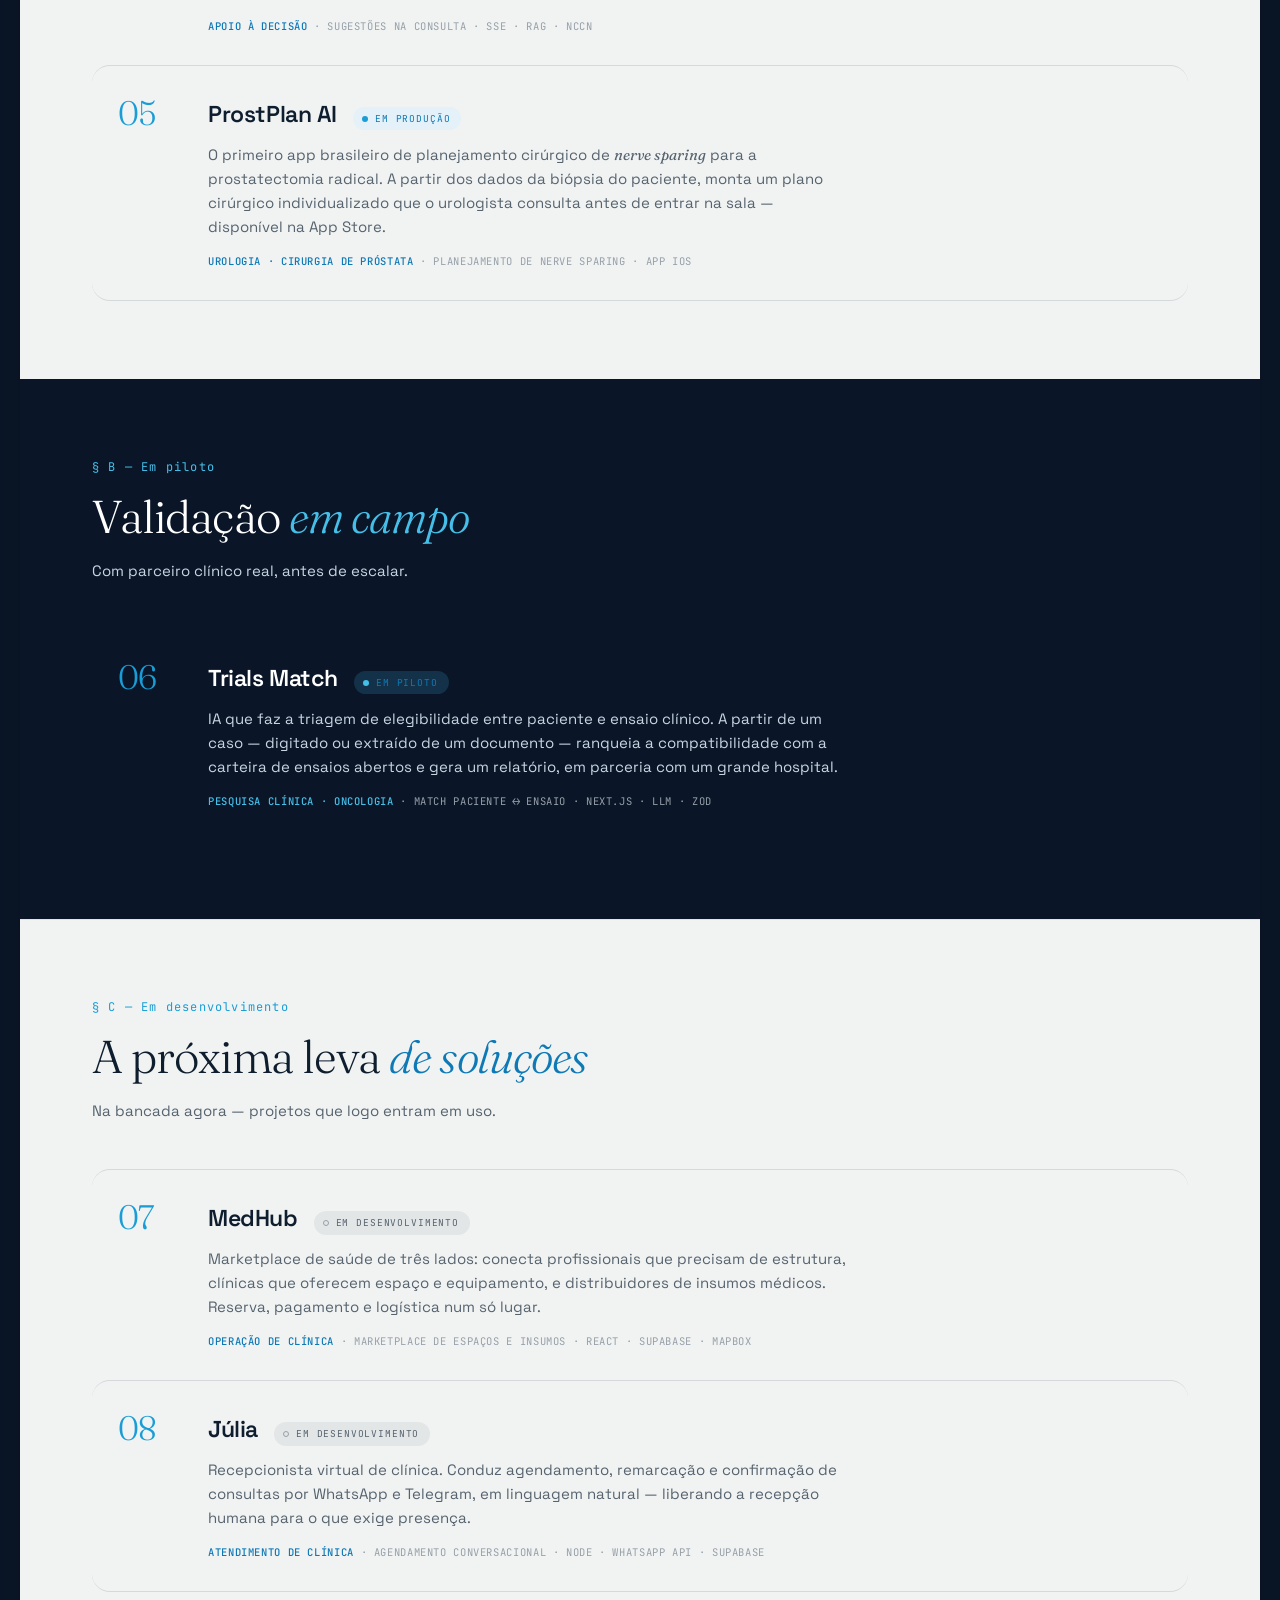
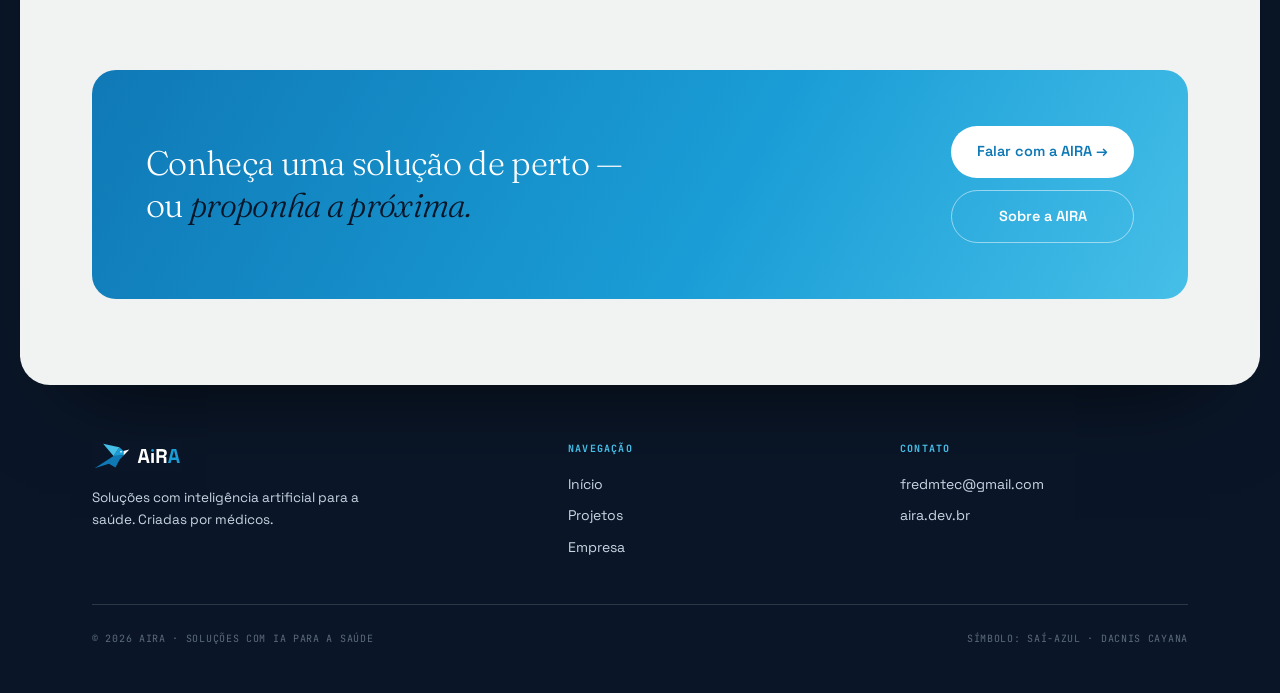
<file: projetos.html>
<!DOCTYPE html>
<html lang="pt-BR">
<head>
<meta charset="UTF-8">
<meta name="viewport" content="width=device-width, initial-scale=1.0">
<title>Projetos — AIRA</title>
<meta name="description" content="As soluções com IA da AIRA: OncoPlan, SurgCount, Hybrid Search, Copiloto de Consulta, ProstPlan AI, Trials Match, MedHub e Júlia.">
<link rel="icon" type="image/svg+xml" href="assets/aira-favicon.svg">
<link rel="apple-touch-icon" href="assets/aira-apple-touch-180.png">
<link rel="preconnect" href="https://fonts.googleapis.com">
<link rel="preconnect" href="https://fonts.gstatic.com" crossorigin>
<link href="https://fonts.googleapis.com/css2?family=Space+Grotesk:wght@400;500;600;700&family=JetBrains+Mono:wght@400;500&family=Fraunces:ital,opsz,wght@0,9..144,300;0,9..144,400;0,9..144,500;1,9..144,300&display=swap" rel="stylesheet">
<link rel="stylesheet" href="styles.css">
</head>
<body>

<div class="sheet">

  <!-- ===================== NAV ===================== -->
  <nav class="nav">
    <a class="nav-logo" href="index.html">
      <img src="assets/aira-lockup-horizontal.svg" alt="AIRA">
      <span class="tag">aira.dev.br</span>
    </a>
    <div class="nav-links">
      <a href="index.html">Início</a>
      <a href="projetos.html" class="active">Projetos</a>
      <a href="empresa.html">Empresa</a>
      <a class="nav-cta" href="mailto:fredmtec@gmail.com">Contato</a>
    </div>
  </nav>

  <!-- ===================== PAGE HEAD ===================== -->
  <header class="phead">
    <span class="kicker">Soluções com IA</span>
    <h1>As soluções que<br><em>construímos</em></h1>
    <p class="lead">Oito projetos — da bancada à beira do leito. Cada ficha
      descreve uma solução real: o que faz, para qual área da saúde, e
      em que estágio está.</p>
  </header>

  <!-- ===================== EM PRODUÇÃO ===================== -->
  <section class="section">
    <div class="wrap">
      <div class="shead">
        <span class="ref">§ A — Em produção</span>
        <h2>Cinco soluções <em>em uso</em> hoje</h2>
        <p class="desc">Não em piloto, não em demo — em uso clínico real.</p>
      </div>

      <div class="projlist">
        <div class="proj">
          <span class="proj-n">01</span>
          <div>
            <div class="proj-head"><h3>OncoPlan</h3>
              <span class="status prod"><span class="dot"></span>Em produção</span></div>
            <p>Gestão de quimioterapia, de ponta a ponta. Reúne protocolos de
              tratamento, ciclos de infusão, registro de toxicidade pelo
              CTCAE, checagem de interações medicamentosas e o fluxo de
              autorização de convênio — tudo num mesmo lugar, multi-clínica.</p>
            <div class="proj-tags"><b>Oncologia clínica</b> · Gestão de infusão · Next.js · PostgreSQL · Prisma</div>
          </div>
        </div>
        <div class="proj">
          <span class="proj-n">02</span>
          <div>
            <div class="proj-head"><h3>SurgCount</h3>
              <span class="status prod"><span class="dot"></span>Em produção</span></div>
            <p>Rastreio e inventário de instrumental cirúrgico para o centro
              cirúrgico. Cada instrumento é contado, localizado e auditado ao
              longo de todo o ciclo — disponibilidade, esterilização e
              conferência antes e depois da cirurgia.</p>
            <div class="proj-tags"><b>Centro cirúrgico</b> · Inventário e contagem · React · Vite · TypeScript</div>
          </div>
        </div>
        <div class="proj">
          <span class="proj-n">03</span>
          <div>
            <div class="proj-head"><h3>Hybrid Search</h3>
              <span class="status prod"><span class="dot"></span>Em produção</span></div>
            <p>Motor de busca com IA — semântica, textual e por trigramas —
              sobre 421.673 ensaios clínicos do ClinicalTrials.gov. Combina os
              resultados por <span style="font-family:var(--serif);font-style:italic">reciprocal
              rank fusion</span> e serve de base para outras soluções de
              pesquisa da AIRA.</p>
            <div class="proj-tags"><b>Pesquisa clínica</b> · Busca em 421k ensaios · pgvector · RRF · Supabase</div>
          </div>
        </div>
        <div class="proj">
          <span class="proj-n">04</span>
          <div>
            <div class="proj-head"><h3>Copiloto de Consulta</h3>
              <span class="status prod"><span class="dot"></span>Em produção</span></div>
            <p>IA de apoio à decisão em tempo real durante o atendimento. A
              partir da transcrição da consulta, devolve sugestões clínicas
              ancoradas nas diretrizes NCCN — cobrindo clínica médica,
              dermatologia, cardiologia e urologia.</p>
            <div class="proj-tags"><b>Apoio à decisão</b> · Sugestões na consulta · SSE · RAG · NCCN</div>
          </div>
        </div>
        <div class="proj">
          <span class="proj-n">05</span>
          <div>
            <div class="proj-head"><h3>ProstPlan AI</h3>
              <span class="status prod"><span class="dot"></span>Em produção</span></div>
            <p>O primeiro app brasileiro de planejamento cirúrgico de
              <span style="font-family:var(--serif);font-style:italic">nerve
              sparing</span> para a prostatectomia radical. A partir dos dados
              da biópsia do paciente, monta um plano cirúrgico individualizado
              que o urologista consulta antes de entrar na sala — disponível
              na App Store.</p>
            <div class="proj-tags"><b>Urologia · cirurgia de próstata</b> · Planejamento de nerve sparing · App iOS</div>
          </div>
        </div>
      </div>
    </div>
  </section>

  <!-- ===================== EM PILOTO (faixa em cor) ===================== -->
  <section class="section band-navy">
    <div class="wrap">
      <div class="shead">
        <span class="ref">§ B — Em piloto</span>
        <h2>Validação <em>em campo</em></h2>
        <p class="desc">Com parceiro clínico real, antes de escalar.</p>
      </div>

      <div class="projlist">
        <div class="proj">
          <span class="proj-n">06</span>
          <div>
            <div class="proj-head"><h3 style="color:#fff">Trials Match</h3>
              <span class="status pilot"><span class="dot"></span>Em piloto</span></div>
            <p style="color:var(--on-navy)">IA que faz a triagem de
              elegibilidade entre paciente e ensaio clínico. A partir de um
              caso — digitado ou extraído de um documento — ranqueia a
              compatibilidade com a carteira de ensaios abertos e gera um
              relatório, em parceria com um grande hospital.</p>
            <div class="proj-tags"><b style="color:var(--blue-lt)">Pesquisa clínica · Oncologia</b> · Match paciente ↔ ensaio · Next.js · LLM · Zod</div>
          </div>
        </div>
      </div>
    </div>
  </section>

  <!-- ===================== EM DESENVOLVIMENTO ===================== -->
  <section class="section">
    <div class="wrap">
      <div class="shead">
        <span class="ref">§ C — Em desenvolvimento</span>
        <h2>A próxima leva <em>de soluções</em></h2>
        <p class="desc">Na bancada agora — projetos que logo entram em uso.</p>
      </div>

      <div class="projlist">
        <div class="proj">
          <span class="proj-n">07</span>
          <div>
            <div class="proj-head"><h3>MedHub</h3>
              <span class="status dev"><span class="dot"></span>Em desenvolvimento</span></div>
            <p>Marketplace de saúde de três lados: conecta profissionais que
              precisam de estrutura, clínicas que oferecem espaço e
              equipamento, e distribuidores de insumos médicos. Reserva,
              pagamento e logística num só lugar.</p>
            <div class="proj-tags"><b>Operação de clínica</b> · Marketplace de espaços e insumos · React · Supabase · Mapbox</div>
          </div>
        </div>
        <div class="proj">
          <span class="proj-n">08</span>
          <div>
            <div class="proj-head"><h3>Júlia</h3>
              <span class="status dev"><span class="dot"></span>Em desenvolvimento</span></div>
            <p>Recepcionista virtual de clínica. Conduz agendamento,
              remarcação e confirmação de consultas por WhatsApp e Telegram,
              em linguagem natural — liberando a recepção humana para o que
              exige presença.</p>
            <div class="proj-tags"><b>Atendimento de clínica</b> · Agendamento conversacional · Node · WhatsApp API · Supabase</div>
          </div>
        </div>
      </div>
    </div>
  </section>

  <!-- ===================== CTA ===================== -->
  <div class="cta">
    <h3>Conheça uma solução de perto — ou
      <em>proponha a próxima.</em></h3>
    <div class="cta-act">
      <a class="btn btn-solid" href="mailto:fredmtec@gmail.com">Falar com a AIRA →</a>
      <a class="btn btn-ghost" href="empresa.html">Sobre a AIRA</a>
    </div>
  </div>

</div><!-- /sheet -->

<!-- ===================== RODAPÉ ===================== -->
<footer class="footer">
  <div class="footer-top">
    <div class="footer-brand">
      <img src="assets/aira-lockup-horizontal-dark.svg" alt="AIRA">
      <p>Soluções com inteligência artificial para a saúde.
        Criadas por médicos.</p>
    </div>
    <div class="footer-col">
      <h5>Navegação</h5>
      <a href="index.html">Início</a>
      <a href="projetos.html">Projetos</a>
      <a href="empresa.html">Empresa</a>
    </div>
    <div class="footer-col">
      <h5>Contato</h5>
      <a href="mailto:fredmtec@gmail.com">fredmtec@gmail.com</a>
      <span>aira.dev.br</span>
    </div>
  </div>
  <div class="footer-base">
    <span>© 2026 AIRA · Soluções com IA para a saúde</span>
    <span>Símbolo: saí-azul · Dacnis cayana</span>
  </div>
</footer>

</body>
</html>
</file>
<file: styles.css>
/* ============================================================
   AIRA · aira.dev.br — v2 "Folha emoldurada"
   Margem em cor · sem caixas · elegante
   ============================================================ */

*, *::before, *::after { box-sizing: border-box; margin: 0; padding: 0; }
html { -webkit-text-size-adjust: 100%; scroll-behavior: smooth; }
img, svg { display: block; max-width: 100%; }
a { color: inherit; text-decoration: none; }
button { font: inherit; cursor: pointer; }

:root {
  --navy:     #0A1628;   /* moldura / margem em cor */
  --navy-2:   #122A44;
  --paper:    #F1F3F3;   /* a folha */
  --paper-2:  #FBFCFC;
  --ink:      #0F1E2E;
  --ink-2:    #56636E;
  --ink-3:    #97A0A8;
  --hair:     rgba(15,30,46,0.12);
  --hair-2:   rgba(15,30,46,0.07);
  --blue:     #1A9DD6;
  --blue-deep:#0F79B6;
  --blue-lt:  #46BFE8;
  --wash:     #E4F1F8;
  --on-navy:  #C9D6E2;
  --hair-lt:  rgba(255,255,255,0.14);

  --sans: 'Space Grotesk', -apple-system, BlinkMacSystemFont, sans-serif;
  --mono: 'JetBrains Mono', ui-monospace, Menlo, monospace;
  --serif: 'Fraunces', Georgia, serif;

  --pad: 72px;          /* respiro interno da folha */
  --sheet: 1240px;
}

body {
  font-family: var(--sans);
  color: var(--ink);
  background: var(--navy);
  -webkit-font-smoothing: antialiased;
  line-height: 1.62;
  font-size: 16px;
}

/* ---- a folha clara, flutuando na moldura azul-marinho ---- */
.sheet {
  background: var(--paper);
  max-width: var(--sheet);
  margin: 30px auto 0;
  border-radius: 30px;
  overflow: hidden;
  box-shadow: 0 50px 90px -50px rgba(0,0,0,0.7);
}
.wrap { padding-left: var(--pad); padding-right: var(--pad); }

/* ---- tipografia: 3 vozes ---- */
.display { font-family: var(--serif); font-weight: 300; letter-spacing: -0.015em; }
.display em { font-style: italic; color: var(--blue-deep); }
.mono {
  font-family: var(--mono); font-size: 11.5px;
  letter-spacing: 0.13em; text-transform: uppercase;
}
.kicker {
  font-family: var(--mono); font-size: 11px; letter-spacing: 0.22em;
  text-transform: uppercase; color: var(--blue-deep);
  display: inline-flex; align-items: center; gap: 12px;
}
.kicker::before {
  content: ""; width: 30px; height: 2px; border-radius: 2px;
  background: linear-gradient(90deg, var(--blue), var(--blue-lt));
}

/* ===================== NAV ===================== */
.nav {
  display: flex; align-items: center; justify-content: space-between;
  padding: 26px var(--pad);
  border-bottom: 1px solid var(--hair-2);
}
.nav-logo { display: flex; align-items: center; gap: 12px; }
.nav-logo img { height: 27px; }
.nav-logo .tag {
  font-family: var(--mono); font-size: 9.5px; letter-spacing: 0.12em;
  color: var(--ink-3); text-transform: uppercase;
  padding-left: 12px; border-left: 1px solid var(--hair);
}
.nav-links { display: flex; align-items: center; gap: 32px; }
.nav-links a { font-size: 14px; font-weight: 500; color: var(--ink-2); transition: color .15s; }
.nav-links a:hover, .nav-links a.active { color: var(--ink); }
.nav-cta {
  font-size: 13px; font-weight: 600; color: #fff !important;
  background: var(--blue); padding: 10px 20px; border-radius: 999px;
  transition: background .15s, transform .15s;
}
.nav-cta:hover { background: var(--blue-deep); transform: translateY(-1px); }

/* ===================== HERO ===================== */
.hero {
  display: grid; grid-template-columns: 1.06fr 0.94fr; gap: 48px;
  align-items: center; padding: 86px var(--pad) 78px;
}
.hero h1 {
  font-family: var(--serif); font-weight: 300;
  font-size: clamp(44px, 6vw, 78px); line-height: 1.04;
  letter-spacing: -0.022em; margin-top: 26px;
}
.hero h1 em { font-style: italic; color: var(--blue-deep); }
.hero .lead {
  font-size: 17.5px; color: var(--ink-2); margin-top: 26px;
  max-width: 470px; line-height: 1.62;
}
.hero .lead b { color: var(--ink); font-weight: 600; }
.hero .lead .serif-it { font-family: var(--serif); font-style: italic; color: var(--blue-deep); }

/* números — abertos, sem caixa */
.figs { display: flex; gap: 0; margin-top: 42px; flex-wrap: wrap; }
.fig-i { padding-right: 30px; margin-right: 30px; border-right: 1px solid var(--hair); }
.fig-i:last-child { border-right: 0; }
.fig-i .fv {
  font-family: var(--serif); font-weight: 300; font-size: 38px;
  line-height: 1; letter-spacing: -0.02em; display: block;
}
.fig-i .fv u { text-decoration: none; color: var(--blue); }
.fig-i .fl {
  font-family: var(--mono); font-size: 9.5px; letter-spacing: 0.1em;
  text-transform: uppercase; color: var(--ink-3); margin-top: 8px;
}

/* o saí-azul — livre, sobre um halo redondo de cor */
.hero-fig { position: relative; display: flex; align-items: center; justify-content: center; }
.hero-fig .orb {
  position: absolute; width: min(420px, 86%); aspect-ratio: 1; border-radius: 50%;
  background: radial-gradient(circle at 50% 45%,
    rgba(70,191,232,0.30), rgba(70,191,232,0.05) 62%, transparent 72%);
}
.hero-fig .bird { position: relative; width: 84%; max-width: 400px; }
.hero-fig .stamp {
  position: absolute; bottom: 4%; right: 2%;
  font-family: var(--mono); font-size: 9.5px; letter-spacing: 0.1em;
  text-transform: uppercase; color: var(--ink-3);
}
.hero-fig .stamp b { color: var(--blue-deep); font-weight: 500; }

/* ===================== SECTION SCAFFOLD ===================== */
.section { padding: 78px 0; }
.section + .section { border-top: 1px solid var(--hair-2); }
.shead { margin-bottom: 46px; }
.shead .ref {
  font-family: var(--mono); font-size: 12px; letter-spacing: 0.1em;
  color: var(--blue); display: block; margin-bottom: 14px;
}
.shead h2 {
  font-family: var(--serif); font-weight: 300;
  font-size: clamp(30px, 4vw, 46px); line-height: 1.12;
  letter-spacing: -0.02em; max-width: 620px;
}
.shead h2 em { font-style: italic; color: var(--blue-deep); }
.shead .desc {
  font-size: 15px; color: var(--ink-2); margin-top: 16px;
  max-width: 460px; line-height: 1.6;
}

/* ===================== LISTA DE PROJETOS (sem caixa) ===================== */
.projlist { margin-top: 8px; }
.proj {
  display: grid; grid-template-columns: 62px 1fr; gap: 28px;
  padding: 30px 26px; border-top: 1px solid var(--hair);
  border-radius: 18px; transition: background .18s, transform .18s;
}
.projlist .proj:last-child { border-bottom: 1px solid var(--hair); }
.proj:hover { background: var(--paper-2); transform: translateX(4px); }
.proj-n {
  font-family: var(--serif); font-weight: 300; font-size: 34px;
  line-height: 1; color: var(--blue); letter-spacing: -0.02em;
}
.proj-head {
  display: flex; align-items: baseline; gap: 16px; flex-wrap: wrap;
  margin-bottom: 10px;
}
.proj-head h3 {
  font-size: 23px; font-weight: 600; letter-spacing: -0.018em;
}
.proj p { font-size: 15px; color: var(--ink-2); max-width: 640px; line-height: 1.6; }
.proj-tags {
  margin-top: 14px; font-family: var(--mono); font-size: 10.5px;
  letter-spacing: 0.06em; color: var(--ink-3); text-transform: uppercase;
}
.proj-tags b { color: var(--blue-deep); font-weight: 500; }

/* status — pílula leve, arredondada */
.status {
  display: inline-flex; align-items: center; gap: 7px;
  font-family: var(--mono); font-size: 9.5px; letter-spacing: 0.09em;
  text-transform: uppercase; padding: 4px 11px 4px 9px;
  border-radius: 999px;
}
.status .dot { width: 6px; height: 6px; border-radius: 50%; }
.status.prod  { background: var(--wash); color: var(--blue-deep); }
.status.prod  .dot { background: var(--blue); }
.status.pilot { background: rgba(70,191,232,0.16); color: var(--blue-deep); }
.status.pilot .dot { background: var(--blue-lt); }
.status.dev   { background: rgba(15,30,46,0.06); color: var(--ink-2); }
.status.dev   .dot { background: transparent; border: 1.5px solid var(--ink-3); }
/* status sobre navy */
.band-navy .status.dev { background: rgba(255,255,255,0.08); color: var(--on-navy); }

/* ===================== BAND NAVY (cor cheia) ===================== */
.band-navy { background: var(--navy); color: #fff; }
.band-navy .shead .ref { color: var(--blue-lt); }
.band-navy .shead h2 { color: #fff; }
.band-navy .shead h2 em { color: var(--blue-lt); }
.band-navy .shead .desc { color: var(--on-navy); }

/* domínios clínicos — lista editorial sobre navy */
.domains { margin-top: 6px; }
.domain {
  display: grid; grid-template-columns: 56px 1fr auto; gap: 26px;
  align-items: baseline; padding: 24px 6px;
  border-top: 1px solid var(--hair-lt);
}
.domain:last-child { border-bottom: 1px solid var(--hair-lt); }
.domain .dn {
  font-family: var(--mono); font-size: 12px; letter-spacing: 0.08em;
  color: var(--blue-lt);
}
.domain .dt { font-size: 20px; font-weight: 600; letter-spacing: -0.015em; }
.domain .dd { font-size: 14px; color: var(--on-navy); margin-top: 3px; }
.domain .dx {
  font-family: var(--serif); font-style: italic; font-weight: 300;
  font-size: 15px; color: var(--blue-lt); white-space: nowrap;
}

/* citação */
.pull {
  font-family: var(--serif); font-weight: 300; font-style: italic;
  font-size: clamp(22px, 2.8vw, 30px); line-height: 1.36;
  max-width: 760px; margin-top: 50px;
  padding-left: 26px; border-left: 3px solid var(--blue);
}
.band-navy .pull { color: #fff; border-color: var(--blue-lt); }

/* ===================== PROSA ===================== */
.prose { max-width: 620px; }
.prose p { font-size: 16.5px; color: var(--ink-2); margin-bottom: 18px; }
.prose p b { color: var(--ink); font-weight: 600; }
.prose .serif-it {
  font-family: var(--serif); font-style: italic; color: var(--ink);
}

/* ===================== EM CONSTRUÇÃO ===================== */
.build { margin-top: 6px; }
.brow {
  display: grid; grid-template-columns: 84px 1fr auto; gap: 26px;
  align-items: baseline; padding: 26px 6px; border-top: 1px solid var(--hair);
}
.build .brow:last-child { border-bottom: 1px solid var(--hair); }
.brow .yr { font-family: var(--mono); font-size: 12px; color: var(--blue); }
.brow .bd h4 { font-size: 19px; font-weight: 600; letter-spacing: -0.015em; }
.brow .bd p { font-size: 14.5px; color: var(--ink-2); margin-top: 5px; max-width: 560px; }

/* ===================== FUNDADOR ===================== */
.founder { display: grid; grid-template-columns: 132px 1fr; gap: 36px; align-items: start; }
.founder .disc {
  width: 132px; height: 132px; border-radius: 50%;
  background: radial-gradient(circle at 50% 42%, var(--wash), #DCEAF3);
  display: flex; align-items: center; justify-content: center;
}
.founder .disc img { width: 62%; }
.founder .name { font-size: 24px; font-weight: 600; letter-spacing: -0.02em; }
.founder .role {
  font-family: var(--mono); font-size: 10.5px; letter-spacing: 0.08em;
  text-transform: uppercase; color: var(--blue-deep); margin-top: 6px;
}
.founder p { font-size: 15px; color: var(--ink-2); margin-top: 15px; max-width: 560px; line-height: 1.62; }

/* ===================== PRINCÍPIOS (lista, sem caixa) ===================== */
.princ { display: grid; grid-template-columns: 1fr 1fr; gap: 0 56px; }
.pr {
  padding: 28px 0; border-top: 1px solid var(--hair);
}
.pr .pn {
  font-family: var(--mono); font-size: 11px; letter-spacing: 0.1em;
  color: var(--blue);
}
.pr h4 { font-size: 19px; font-weight: 600; margin-top: 10px; letter-spacing: -0.015em; }
.pr p { font-size: 14.5px; color: var(--ink-2); margin-top: 8px; line-height: 1.6; }

/* ===================== CTA (faixa azul, arredondada) ===================== */
.cta {
  margin: 0 var(--pad) 86px; padding: 56px 54px;
  border-radius: 24px; color: #fff;
  background: linear-gradient(120deg, var(--blue-deep), var(--blue) 58%, var(--blue-lt));
  display: flex; align-items: center; justify-content: space-between;
  gap: 40px; flex-wrap: wrap;
}
.cta h3 {
  font-family: var(--serif); font-weight: 300;
  font-size: clamp(24px, 3vw, 34px); line-height: 1.22;
  letter-spacing: -0.02em; max-width: 520px;
}
.cta h3 em { font-style: italic; color: var(--navy); }
.cta-act { display: flex; flex-direction: column; gap: 12px; }
.btn {
  display: inline-flex; align-items: center; gap: 9px; justify-content: center;
  font-weight: 600; font-size: 14.5px; padding: 14px 26px;
  border-radius: 999px; transition: transform .15s, background .15s;
}
.btn-solid { background: #fff; color: var(--blue-deep); }
.btn-solid:hover { transform: translateY(-2px); }
.btn-ghost { border: 1.5px solid rgba(255,255,255,0.5); color: #fff; }
.btn-ghost:hover { background: rgba(255,255,255,0.12); }

/* ===================== PÁGINAS INTERNAS ===================== */
.phead { padding: 76px var(--pad) 60px; }
.phead h1 {
  font-family: var(--serif); font-weight: 300;
  font-size: clamp(38px, 5.4vw, 64px); line-height: 1.05;
  letter-spacing: -0.022em; margin-top: 22px;
}
.phead h1 em { font-style: italic; color: var(--blue-deep); }
.phead .lead { font-size: 17px; color: var(--ink-2); margin-top: 20px; max-width: 540px; }

/* ===================== RODAPÉ (na moldura navy) ===================== */
.footer { max-width: var(--sheet); margin: 0 auto; padding: 56px var(--pad) 46px; }
.footer-top {
  display: grid; grid-template-columns: 1.5fr 1fr 1fr; gap: 44px;
  padding-bottom: 36px; border-bottom: 1px solid var(--hair-lt);
}
.footer-brand img { height: 30px; margin-bottom: 16px; }
.footer-brand p { font-size: 13.5px; color: var(--on-navy); max-width: 280px; }
.footer-col h5 {
  font-family: var(--mono); font-size: 10px; letter-spacing: 0.12em;
  text-transform: uppercase; color: var(--blue-lt); margin-bottom: 15px;
}
.footer-col a, .footer-col span {
  display: block; font-size: 14px; color: var(--on-navy);
  margin-bottom: 9px; transition: color .15s;
}
.footer-col a:hover { color: #fff; }
.footer-base {
  display: flex; justify-content: space-between; gap: 12px; flex-wrap: wrap;
  padding-top: 26px; font-family: var(--mono); font-size: 10px;
  letter-spacing: 0.07em; text-transform: uppercase; color: #5C6B7C;
}

/* ===================== RESPONSIVO ===================== */
@media (max-width: 900px) {
  :root { --pad: 30px; }
  .sheet { margin: 14px; border-radius: 22px; }
  .hero { grid-template-columns: 1fr; gap: 34px; padding-top: 56px; padding-bottom: 56px; }
  .hero-fig { order: -1; flex-direction: column; }
  .hero-fig .bird { width: 62%; }
  .hero-fig .stamp { position: static; margin-top: 14px; text-align: center; }
  .princ { grid-template-columns: 1fr; gap: 0; }
  .footer-top { grid-template-columns: 1fr; gap: 26px; }
  .founder { grid-template-columns: 1fr; gap: 22px; }
  .domain { grid-template-columns: 44px 1fr; }
  .domain .dx { grid-column: 2; }
  .proj { grid-template-columns: 46px 1fr; gap: 18px; padding: 26px 14px; }
  .cta { margin: 0 var(--pad) 60px; padding: 38px 30px; }
  .brow { grid-template-columns: 60px 1fr; }
  .brow .status { grid-column: 2; }
}
@media (max-width: 640px) {
  .nav { flex-wrap: wrap; gap: 14px 0; padding-top: 18px; padding-bottom: 18px; }
  .nav-links { width: 100%; justify-content: space-between; gap: 6px; }
}
@media (max-width: 540px) {
  .nav-logo .tag { display: none; }
  .nav-links { font-size: 13px; }
  .nav-cta { padding: 9px 15px; }
  .figs { gap: 14px 0; }
  .fig-i { padding-right: 20px; margin-right: 20px; }
}
</file>
